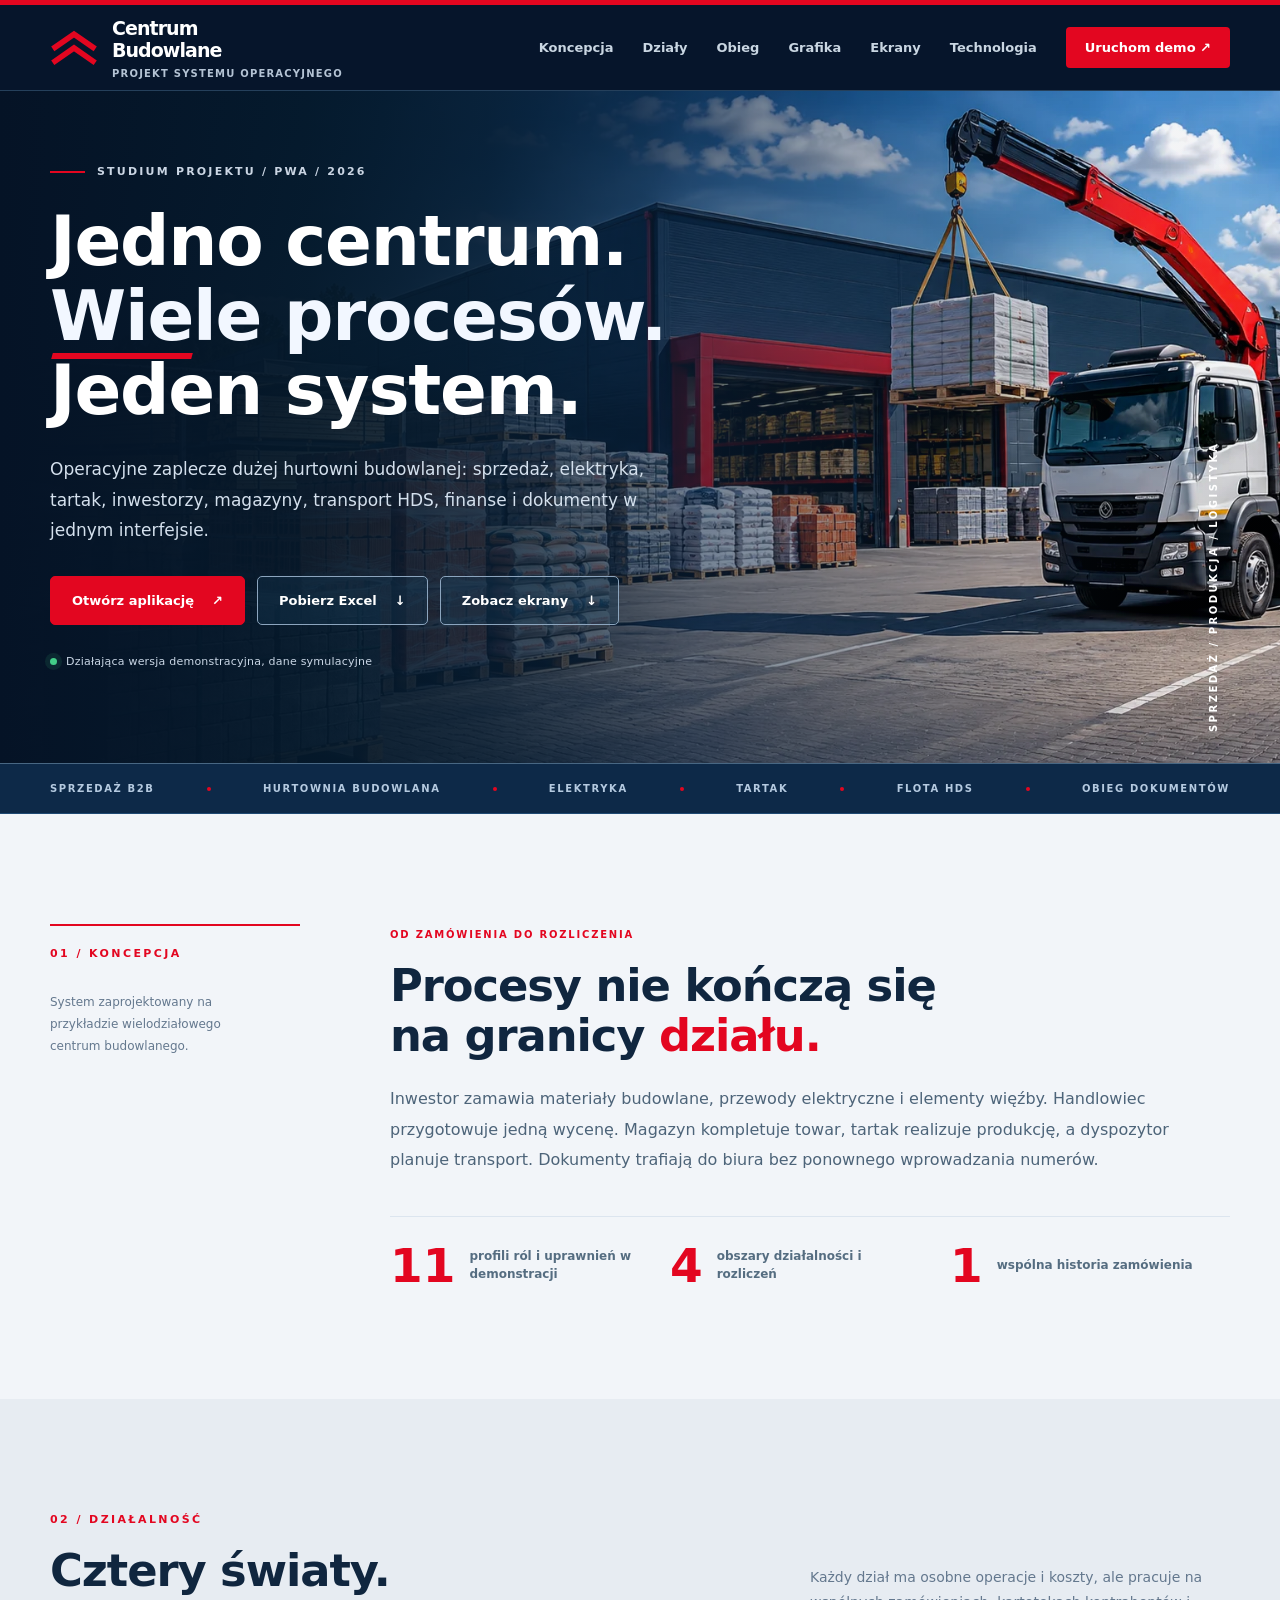
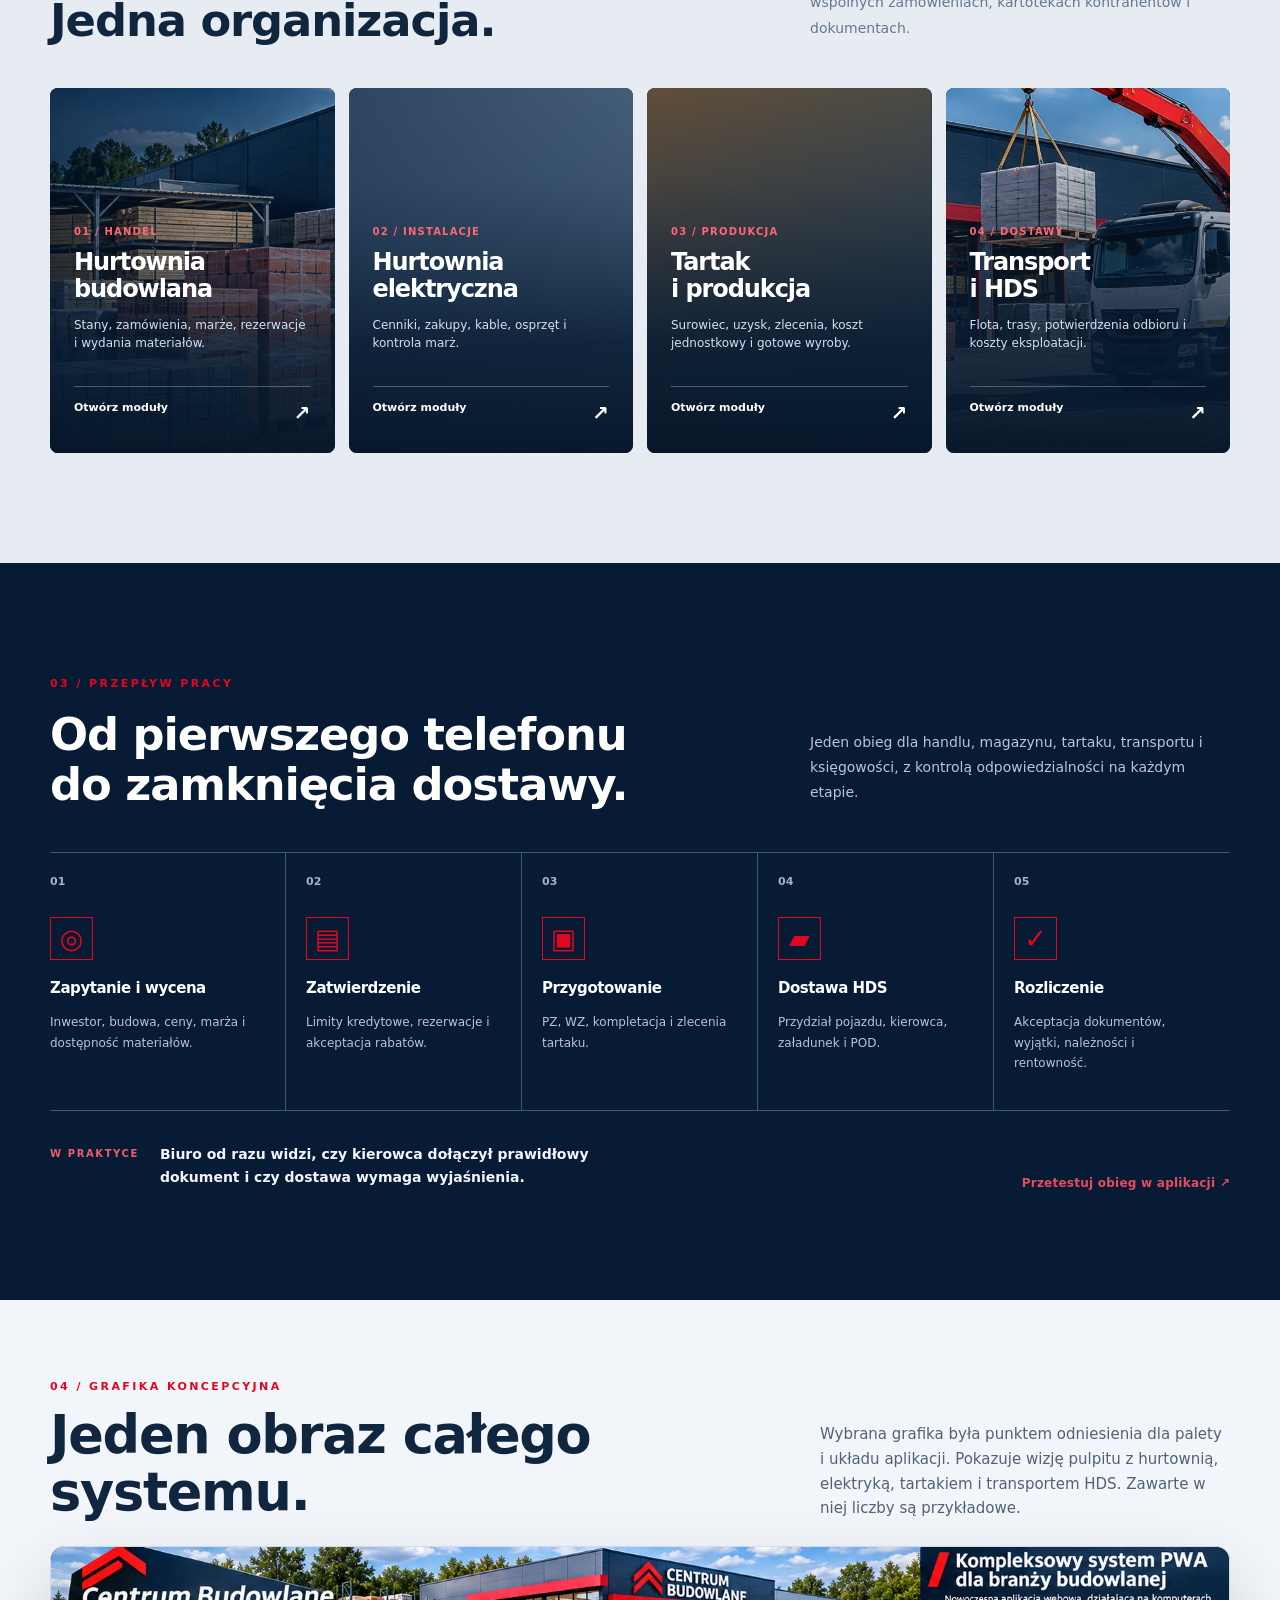
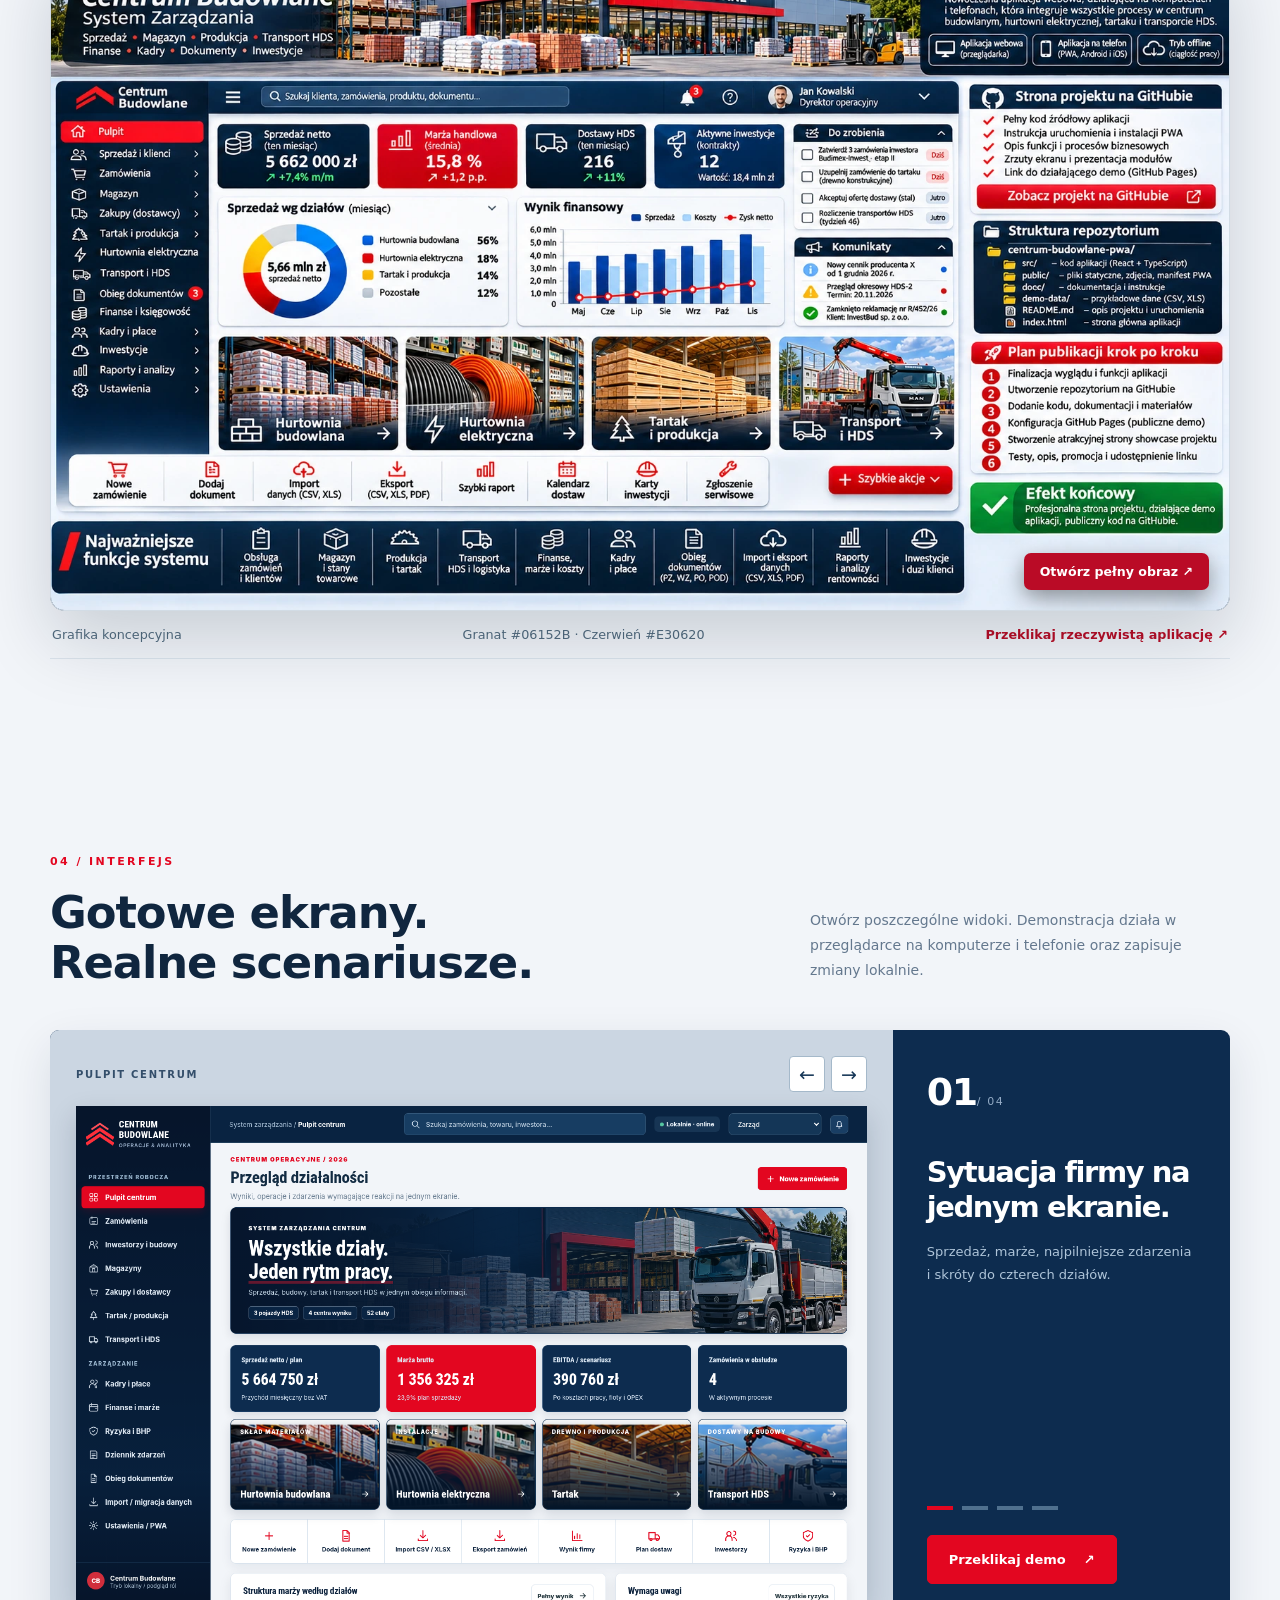
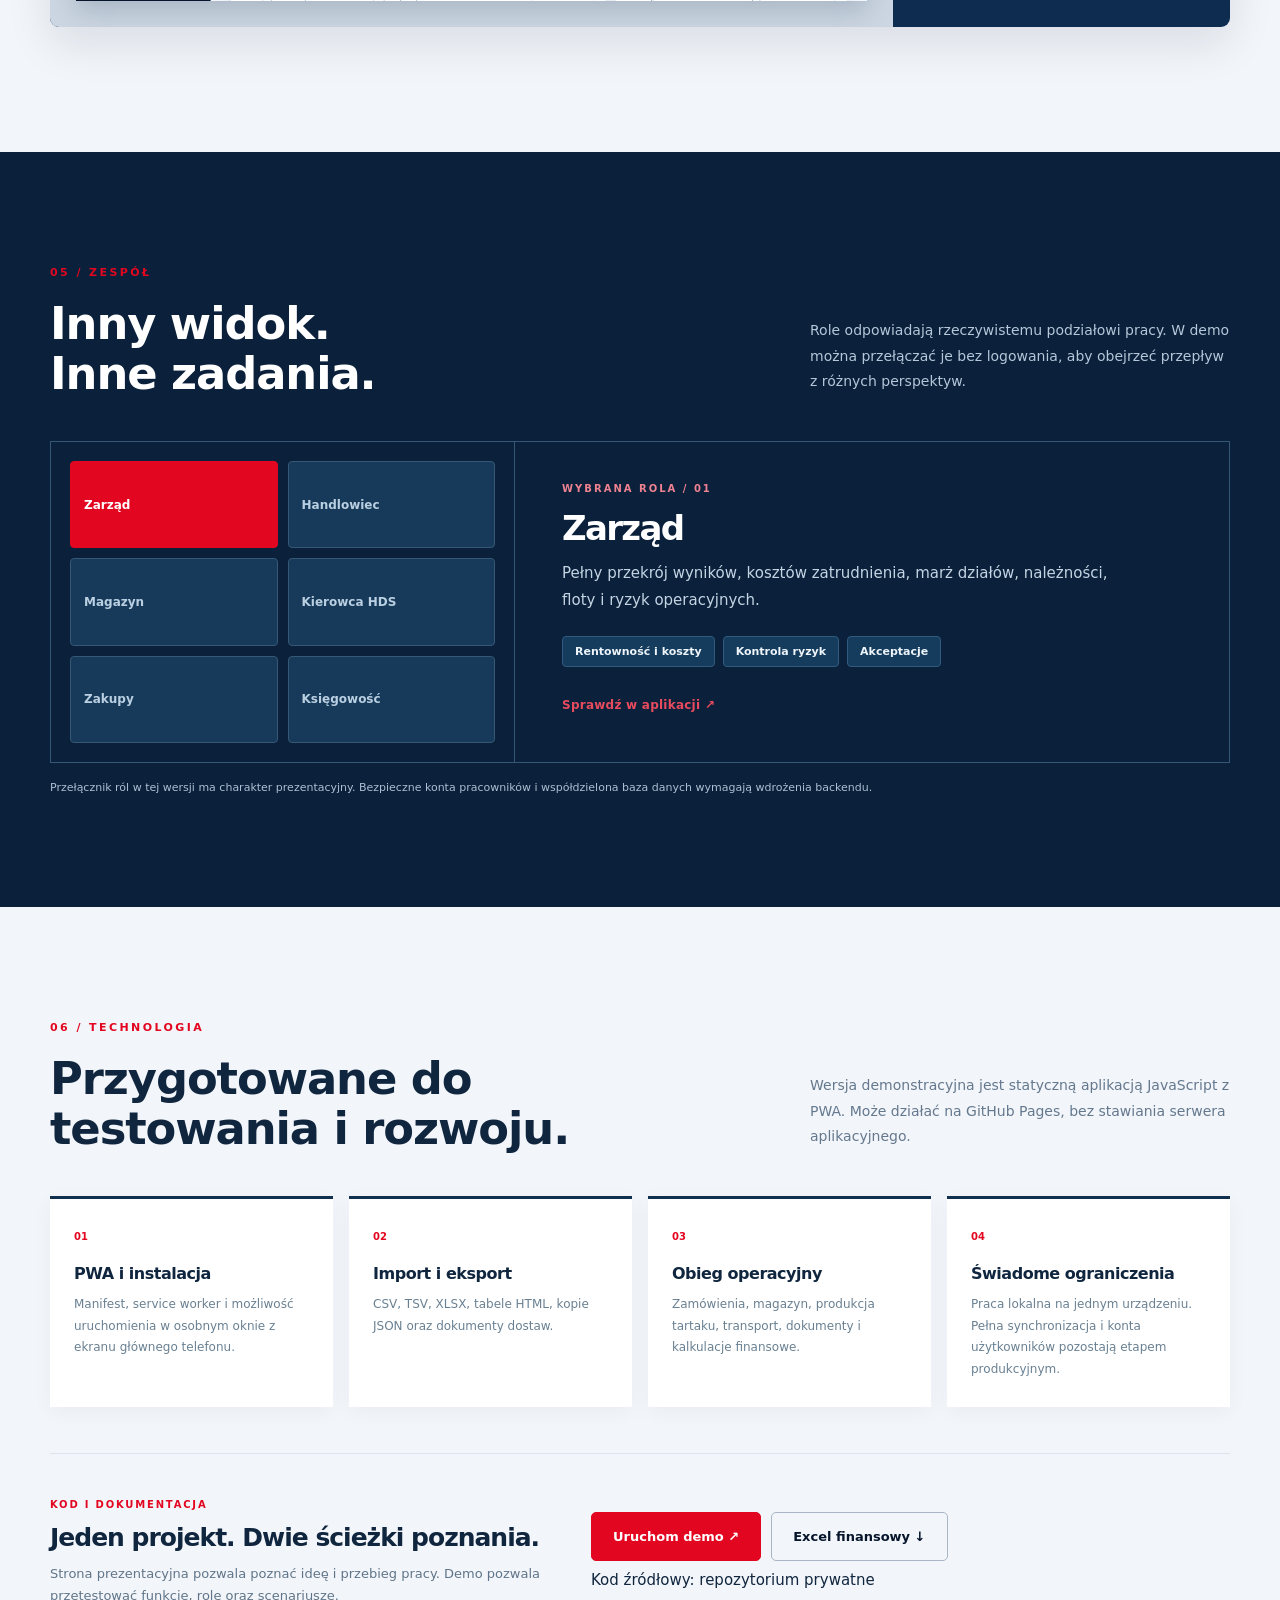
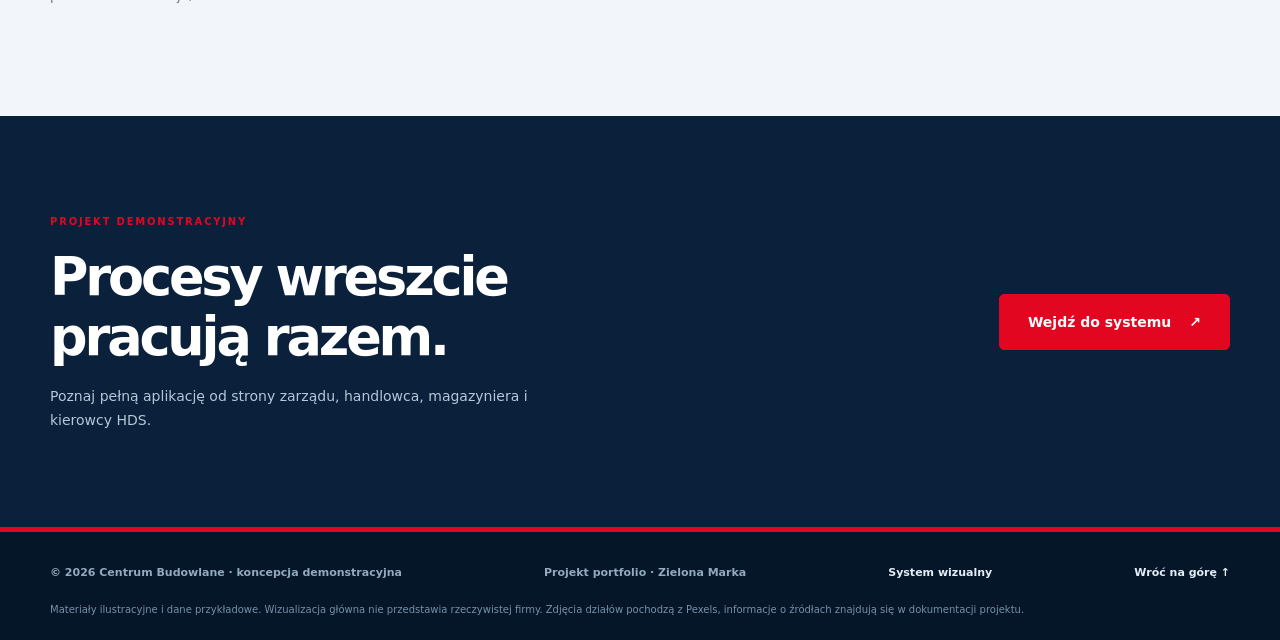
<file: index.html>
<!doctype html>
<html lang="pl">
<head>
  <meta charset="utf-8" />
  <meta name="viewport" content="width=device-width,initial-scale=1,viewport-fit=cover" />
  <meta name="theme-color" content="#06182d" />
  <meta name="description" content="Centrum Budowlane: prezentacja demonstracyjnej aplikacji PWA do zarządzania sprzedażą, hurtownią, tartakiem, transportem HDS i obiegiem dokumentów." />
  <meta property="og:title" content="Centrum Budowlane | Operacje" />
  <meta property="og:description" content="Zintegrowany system operacyjny dla centrum budowlanego. Zobacz moduły i uruchom interaktywne demo PWA." />
  <meta property="og:type" content="website" />
  <meta property="og:image" content="./hero-centrum.webp" />
  <title>Centrum Budowlane | Studium projektu PWA</title>
  <link rel="icon" href="./app/assets/icon-192.png" sizes="192x192" />
  <link rel="stylesheet" href="./showcase.css" />
  <link rel="stylesheet" href="./design-system/tokens.css" />
  <link rel="stylesheet" href="./showcase-visual.css" />
</head>
<body>
 <div class="topline"></div>
 <header class="sitehead" id="top">
   <a class="logo" href="#top" aria-label="Centrum Budowlane, początek strony"><span class="roofmark"><svg viewBox="0 0 52 43" aria-hidden="true"><path d="M3 23 26 7 49 23M3 38 26 22 49 38" fill="none" stroke="currentColor" stroke-width="6"/></svg></span><span>Centrum <strong>Budowlane</strong><small>Projekt systemu operacyjnego</small></span></a>
   <button class="hamburger" id="menu-btn" aria-label="Otwórz menu" aria-expanded="false">☰</button>
   <nav class="nav" id="nav" aria-label="Nawigacja główna"><a href="#idea">Koncepcja</a><a href="#dzialy">Działy</a><a href="#obieg">Obieg</a><a href="#grafika">Grafika</a><a href="#widoki">Ekrany</a><a href="#technologia">Technologia</a><a href="./app/" class="nav-cta">Uruchom demo <span aria-hidden="true">↗</span></a></nav>
 </header>
 <main>
  <section class="hero">
   <div class="hero-photo" role="img" aria-label="Fotorealistyczna wizualizacja składu budowlanego i transportu HDS"></div>
   <div class="hero-shade"></div>
   <div class="hero-inner wrap">
     <div class="hero-content"><div class="flag"><span class="flag-line"></span> Studium projektu / PWA / 2026</div>
     <h1>Jedno centrum.<br><span>Wiele procesów.</span><br>Jeden system.</h1>
     <p>Operacyjne zaplecze dużej hurtowni budowlanej: sprzedaż, elektryka, tartak, inwestorzy, magazyny, transport HDS, finanse i dokumenty w jednym interfejsie.</p>
     <div class="hero-actions"><a href="./app/" class="btn primary">Otwórz aplikację <span aria-hidden="true">↗</span></a><a class="btn secondary" href="./downloads/Centrum_Budowlane_Model_Finansowy_2026.xlsx" download>Pobierz Excel <span aria-hidden="true">↓</span></a><a class="btn secondary" href="#widoki">Zobacz ekrany <span aria-hidden="true">↓</span></a></div>
     <div class="hero-note"><span class="indicator"></span> Działająca wersja demonstracyjna, dane symulacyjne</div>
     </div>
   </div>
   <div class="hero-side-label">SPRZEDAŻ / PRODUKCJA / LOGISTYKA</div>
  </section>
  <div class="feature-strip"><div class="wrap strip-inner"><span>SPRZEDAŻ B2B</span><i></i><span>HURTOWNIA BUDOWLANA</span><i></i><span>ELEKTRYKA</span><i></i><span>TARTAK</span><i></i><span>FLOTA HDS</span><i></i><span>OBIEG DOKUMENTÓW</span></div></div>

  <section id="idea" class="section intro wrap">
   <div class="section-side"><span class="section-num">01 / KONCEPCJA</span><p>System zaprojektowany na przykładzie wielodziałowego centrum budowlanego.</p></div>
   <div class="intro-main"><span class="eyebrow">Od zamówienia do rozliczenia</span><h2>Procesy nie kończą się<br>na granicy <em>działu.</em></h2><p>Inwestor zamawia materiały budowlane, przewody elektryczne i elementy więźby. Handlowiec przygotowuje jedną wycenę. Magazyn kompletuje towar, tartak realizuje produkcję, a dyspozytor planuje transport. Dokumenty trafiają do biura bez ponownego wprowadzania numerów.</p><div class="intro-lines"><div><strong>11</strong><span>profili ról i uprawnień w demonstracji</span></div><div><strong>4</strong><span>obszary działalności i rozliczeń</span></div><div><strong>1</strong><span>wspólna historia zamówienia</span></div></div></div>
  </section>

  <section id="dzialy" class="section departments">
   <div class="wrap"><div class="section-head"><div><span class="section-num">02 / DZIAŁALNOŚĆ</span><h2>Cztery światy.<br>Jedna organizacja.</h2></div><p>Każdy dział ma osobne operacje i koszty, ale pracuje na wspólnych zamówieniach, kartotekach kontrahentów i dokumentach.</p></div>
    <div class="department-grid">
      <a href="./app/" class="department-card construction"><div class="dept-photo"></div><div class="dept-content"><span class="dept-index">01 / HANDEL</span><h3>Hurtownia<br>budowlana</h3><p>Stany, zamówienia, marże, rezerwacje i wydania materiałów.</p><span class="dept-arrow">Otwórz moduły <span>↗</span></span></div></a>
      <a href="./app/" class="department-card electric"><div class="dept-photo"></div><div class="dept-content"><span class="dept-index">02 / INSTALACJE</span><h3>Hurtownia<br>elektryczna</h3><p>Cenniki, zakupy, kable, osprzęt i kontrola marż.</p><span class="dept-arrow">Otwórz moduły <span>↗</span></span></div></a>
      <a href="./app/" class="department-card sawmill"><div class="dept-photo"></div><div class="dept-content"><span class="dept-index">03 / PRODUKCJA</span><h3>Tartak<br>i produkcja</h3><p>Surowiec, uzysk, zlecenia, koszt jednostkowy i gotowe wyroby.</p><span class="dept-arrow">Otwórz moduły <span>↗</span></span></div></a>
      <a href="./app/" class="department-card transport"><div class="dept-photo"></div><div class="dept-content"><span class="dept-index">04 / DOSTAWY</span><h3>Transport<br>i HDS</h3><p>Flota, trasy, potwierdzenia odbioru i koszty eksploatacji.</p><span class="dept-arrow">Otwórz moduły <span>↗</span></span></div></a>
    </div>
   </div>
  </section>

  <section id="obieg" class="section process-section"><div class="wrap"><div class="section-head light"><div><span class="section-num">03 / PRZEPŁYW PRACY</span><h2>Od pierwszego telefonu<br>do zamknięcia dostawy.</h2></div><p>Jeden obieg dla handlu, magazynu, tartaku, transportu i księgowości, z kontrolą odpowiedzialności na każdym etapie.</p></div>
   <div class="process-rail">
    <div class="process-item"><span class="process-n">01</span><span class="process-icon">◎</span><h3>Zapytanie i wycena</h3><p>Inwestor, budowa, ceny, marża i dostępność materiałów.</p></div>
    <div class="process-item"><span class="process-n">02</span><span class="process-icon">▤</span><h3>Zatwierdzenie</h3><p>Limity kredytowe, rezerwacje i akceptacja rabatów.</p></div>
    <div class="process-item"><span class="process-n">03</span><span class="process-icon">▣</span><h3>Przygotowanie</h3><p>PZ, WZ, kompletacja i zlecenia tartaku.</p></div>
    <div class="process-item"><span class="process-n">04</span><span class="process-icon">▰</span><h3>Dostawa HDS</h3><p>Przydział pojazdu, kierowca, załadunek i POD.</p></div>
    <div class="process-item"><span class="process-n">05</span><span class="process-icon">✓</span><h3>Rozliczenie</h3><p>Akceptacja dokumentów, wyjątki, należności i rentowność.</p></div>
   </div>
   <div class="process-bottom"><div class="process-callout"><span>W praktyce</span><strong>Biuro od razu widzi, czy kierowca dołączył prawidłowy dokument i czy dostawa wymaga wyjaśnienia.</strong></div><a class="text-link" href="./app/">Przetestuj obieg w aplikacji <span>↗</span></a></div>
  </div></section>

  <section id="grafika" class="section reference-showcase wrap" aria-labelledby="reference-title">
   <div class="reference-heading"><div><span class="section-num">04 / GRAFIKA KONCEPCYJNA</span><h2 id="reference-title">Jeden obraz całego systemu.</h2></div><p>Wybrana grafika była punktem odniesienia dla palety i układu aplikacji. Pokazuje wizję pulpitu z hurtownią, elektryką, tartakiem i transportem HDS. Zawarte w niej liczby są przykładowe.</p></div>
   <a class="reference-image-link" href="./screens/Centrum_Budowlane_Grafika_Referencyjna.webp" target="_blank" rel="noopener noreferrer" aria-label="Otwórz pełną grafikę koncepcyjną Centrum Budowlanego">
    <img src="./screens/Centrum_Budowlane_Grafika_Referencyjna.webp" alt="Grafika koncepcyjna Centrum Budowlane w granacie i czerwieni: hurtownia budowlana, elektryczna, tartak, transport HDS i pulpit z KPI" loading="lazy" />
    <span class="reference-image-zoom">Otwórz pełny obraz ↗</span>
   </a>
   <div class="reference-foot"><span>Grafika koncepcyjna</span><span>Granat #06152B · Czerwień #E30620</span><a href="./app/">Przeklikaj rzeczywistą aplikację ↗</a></div>
  </section>

  <section id="widoki" class="section screens wrap"><div class="section-head"><div><span class="section-num">04 / INTERFEJS</span><h2>Gotowe ekrany.<br>Realne scenariusze.</h2></div><p>Otwórz poszczególne widoki. Demonstracja działa w przeglądarce na komputerze i telefonie oraz zapisuje zmiany lokalnie.</p></div>
    <div class="gallery"><div class="gallery-main"><div class="gallery-top"><span class="gallery-type" id="gallery-type">PULPIT CENTRUM</span><div class="gallery-controls"><button id="gallery-prev" aria-label="Poprzedni ekran">←</button><button id="gallery-next" aria-label="Następny ekran">→</button></div></div><a id="gallery-link" href="./app/" title="Uruchom demonstrację"><img id="gallery-img" src="./screens/Centrum_Budowlane_Dashboard_Desktop.png" alt="Zrzut ekranu: pulpit centrum budowlanego"/></a></div><div class="gallery-aside"><div class="gallery-indicator"><span id="gallery-number">01</span><span>/ 04</span></div><h3 id="gallery-title">Sytuacja firmy na jednym ekranie.</h3><p id="gallery-copy">Sprzedaż, marże, najpilniejsze zdarzenia i skróty do czterech działów.</p><div class="gallery-dots"><button class="gdot selected" data-screen="0" aria-label="Widok: pulpit"></button><button class="gdot" data-screen="1" aria-label="Widok: obieg dokumentów"></button><button class="gdot" data-screen="2" aria-label="Widok: kompletność zamówień"></button><button class="gdot" data-screen="3" aria-label="Widok mobilny"></button></div><a href="./app/" class="btn primary">Przeklikaj demo <span>↗</span></a></div></div>
  </section>

  <section class="section roles-section"><div class="wrap"><div class="section-head light"><div><span class="section-num">05 / ZESPÓŁ</span><h2>Inny widok.<br>Inne zadania.</h2></div><p>Role odpowiadają rzeczywistemu podziałowi pracy. W demo można przełączać je bez logowania, aby obejrzeć przepływ z różnych perspektyw.</p></div>
   <div class="roles-shell"><div class="role-buttons" id="role-buttons" role="tablist" aria-label="Wybór roli"><button role="tab" aria-selected="true" data-role="zarzad">Zarząd</button><button role="tab" aria-selected="false" data-role="handlowiec">Handlowiec</button><button role="tab" aria-selected="false" data-role="magazyn">Magazyn</button><button role="tab" aria-selected="false" data-role="kierowca">Kierowca HDS</button><button role="tab" aria-selected="false" data-role="zakupy">Zakupy</button><button role="tab" aria-selected="false" data-role="ksiegowosc">Księgowość</button></div>
   <div class="role-detail" id="role-detail"><span class="role-kicker">WYBRANA ROLA / 01</span><h3>Zarząd</h3><p>Pełny przekrój wyników, kosztów zatrudnienia, marż działów, należności, floty i ryzyk operacyjnych.</p><div class="role-points"><span>Rentowność i koszty</span><span>Kontrola ryzyk</span><span>Akceptacje</span></div><a href="./app/" class="text-link">Sprawdź w aplikacji ↗</a></div></div>
   <p class="footnote inverse">Przełącznik ról w tej wersji ma charakter prezentacyjny. Bezpieczne konta pracowników i współdzielona baza danych wymagają wdrożenia backendu.</p>
  </div></section>

  <section id="technologia" class="section technology wrap"><div class="section-head"><div><span class="section-num">06 / TECHNOLOGIA</span><h2>Przygotowane do<br>testowania i rozwoju.</h2></div><p>Wersja demonstracyjna jest statyczną aplikacją JavaScript z PWA. Może działać na GitHub Pages, bez stawiania serwera aplikacyjnego.</p></div>
  <div class="tech-grid"><div><span class="tech-n">01</span><h3>PWA i instalacja</h3><p>Manifest, service worker i możliwość uruchomienia w osobnym oknie z ekranu głównego telefonu.</p></div><div><span class="tech-n">02</span><h3>Import i eksport</h3><p>CSV, TSV, XLSX, tabele HTML, kopie JSON oraz dokumenty dostaw.</p></div><div><span class="tech-n">03</span><h3>Obieg operacyjny</h3><p>Zamówienia, magazyn, produkcja tartaku, transport, dokumenty i kalkulacje finansowe.</p></div><div><span class="tech-n">04</span><h3>Świadome ograniczenia</h3><p>Praca lokalna na jednym urządzeniu. Pełna synchronizacja i konta użytkowników pozostają etapem produkcyjnym.</p></div></div>
  <div class="code-row"><div><span class="eyebrow">KOD I DOKUMENTACJA</span><h3>Jeden projekt. Dwie ścieżki poznania.</h3><p>Strona prezentacyjna pozwala poznać ideę i przebieg pracy. Demo pozwala przetestować funkcje, role oraz scenariusze.</p></div><div class="code-actions"><a class="btn primary" href="./app/">Uruchom demo ↗</a><a class="btn outline" href="./downloads/Centrum_Budowlane_Model_Finansowy_2026.xlsx" download>Excel finansowy ↓</a><span class="source-note" title="Repozytorium GitHub jest obecnie prywatne">Kod źródłowy: repozytorium prywatne</span></div></div>
  </section>

  <section class="endcap"><div class="wrap endcap-inner"><div><span class="eyebrow">PROJEKT DEMONSTRACYJNY</span><h2>Procesy wreszcie<br>pracują razem.</h2><p>Poznaj pełną aplikację od strony zarządu, handlowca, magazyniera i kierowcy HDS.</p></div><a href="./app/" class="btn primary large">Wejdź do systemu <span>↗</span></a></div></section>
 </main>
 <footer class="footer"><div class="wrap footrow"><span>© 2026 Centrum Budowlane · koncepcja demonstracyjna</span><span>Projekt portfolio · Zielona Marka</span><a href="./design-system/">System wizualny</a><a href="#top">Wróć na górę ↑</a></div><p class="wrap smallprint">Materiały ilustracyjne i dane przykładowe. Wizualizacja główna nie przedstawia rzeczywistej firmy. Zdjęcia działów pochodzą z Pexels, informacje o źródłach znajdują się w dokumentacji projektu.</p></footer>
 <script src="./showcase.js" defer></script>
</body>
</html>
</file>
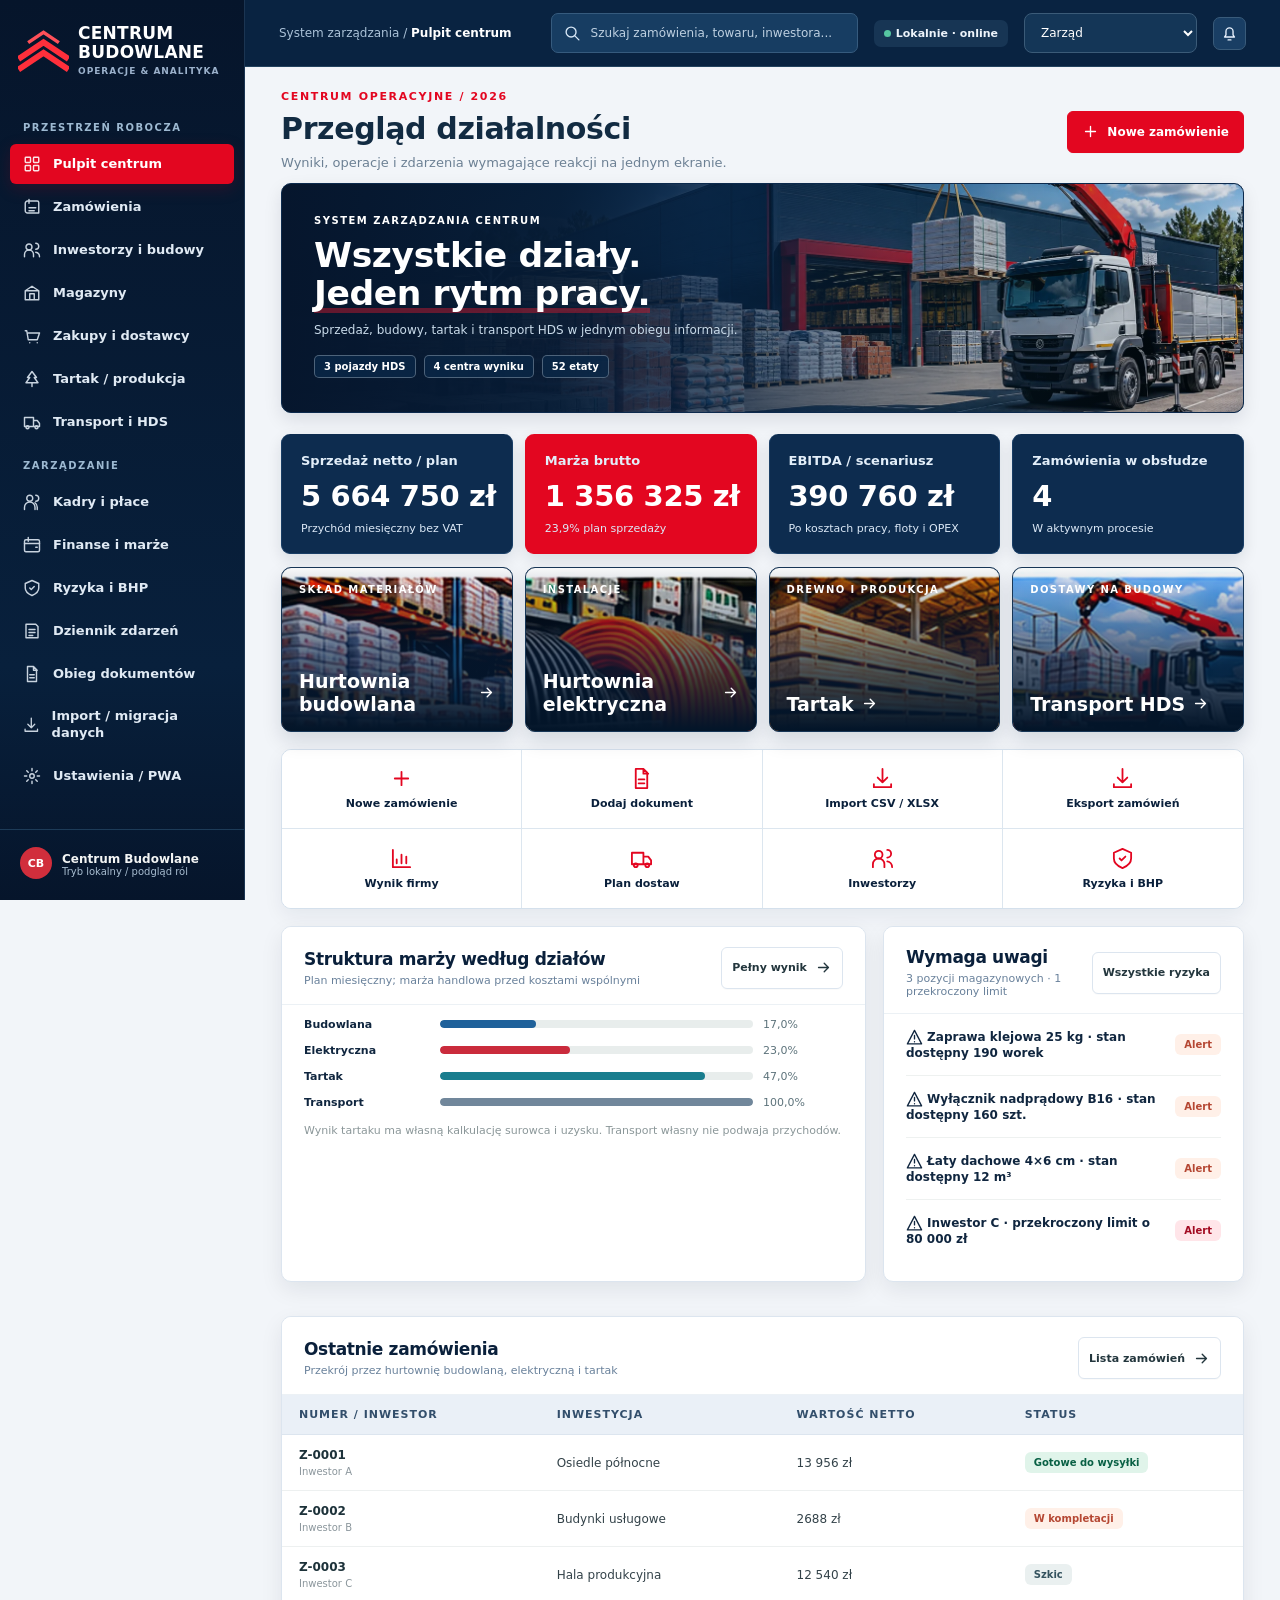
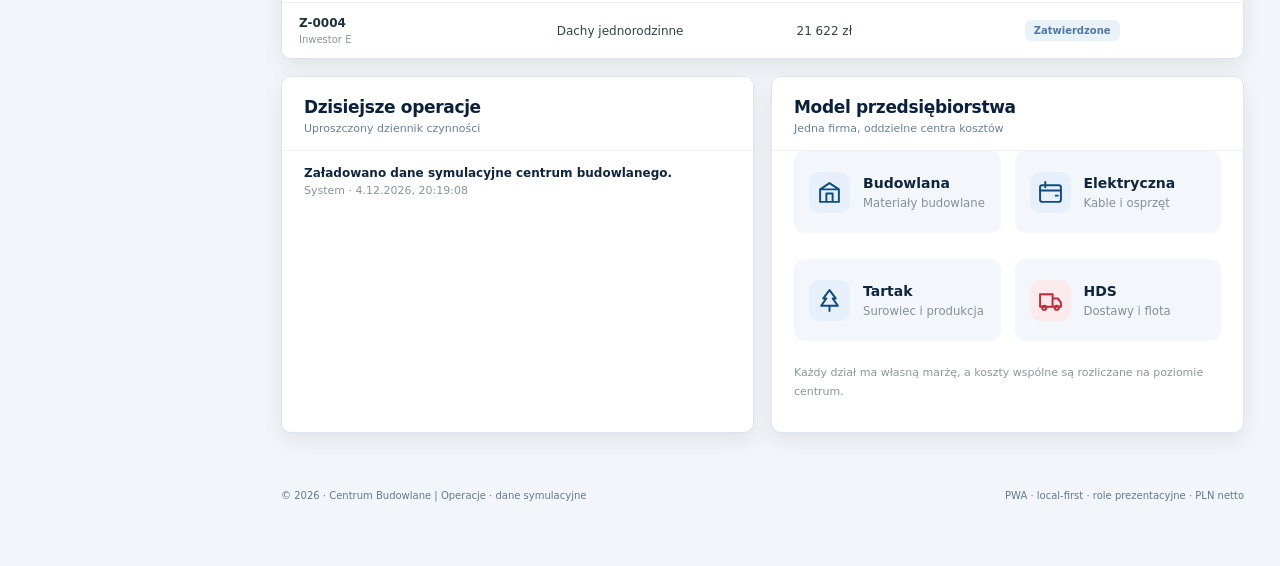
<file: app/index.html>
<!doctype html>
<html lang="pl">
<head>
  <meta charset="utf-8" />
  <meta name="viewport" content="width=device-width,initial-scale=1,viewport-fit=cover" />
  <meta name="theme-color" content="#06152b" />
  <meta name="description" content="Centrum Budowlane. Zarządzanie sprzedażą, magazynem, tartakiem, transportem HDS i finansami." />
  <link rel="manifest" href="./manifest.webmanifest" />
  <link rel="icon" type="image/png" sizes="192x192" href="./assets/icon-192.png" />
  <link rel="apple-touch-icon" href="./assets/icon-192.png" />
  <title>Centrum Budowlane | Operacje</title>
  <link rel="stylesheet" href="./styles.css" />
  <link rel="stylesheet" href="../design-system/tokens.css" />
  <link rel="stylesheet" href="./visual-system.css" />
</head>
<body>
  <div id="app"></div>
  <script src="./app.js" type="module"></script>
</body>
</html>
</file>
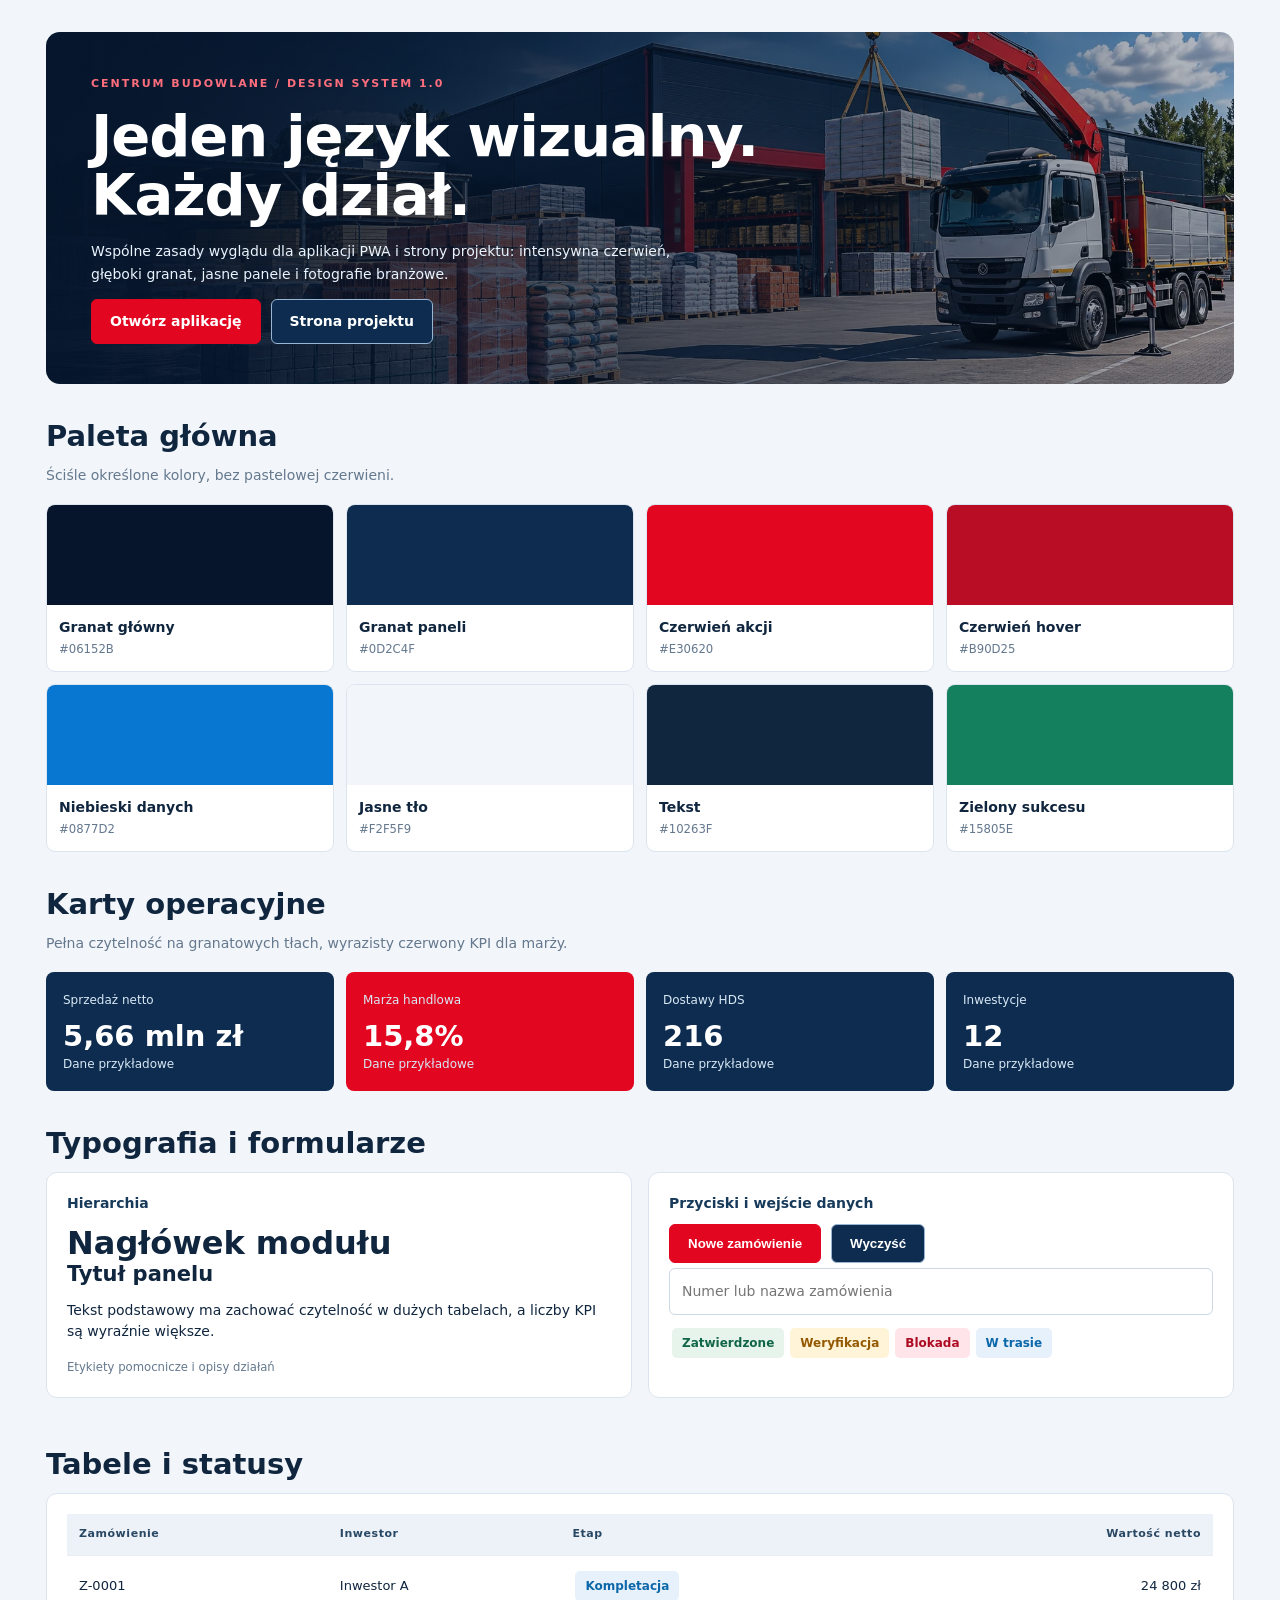
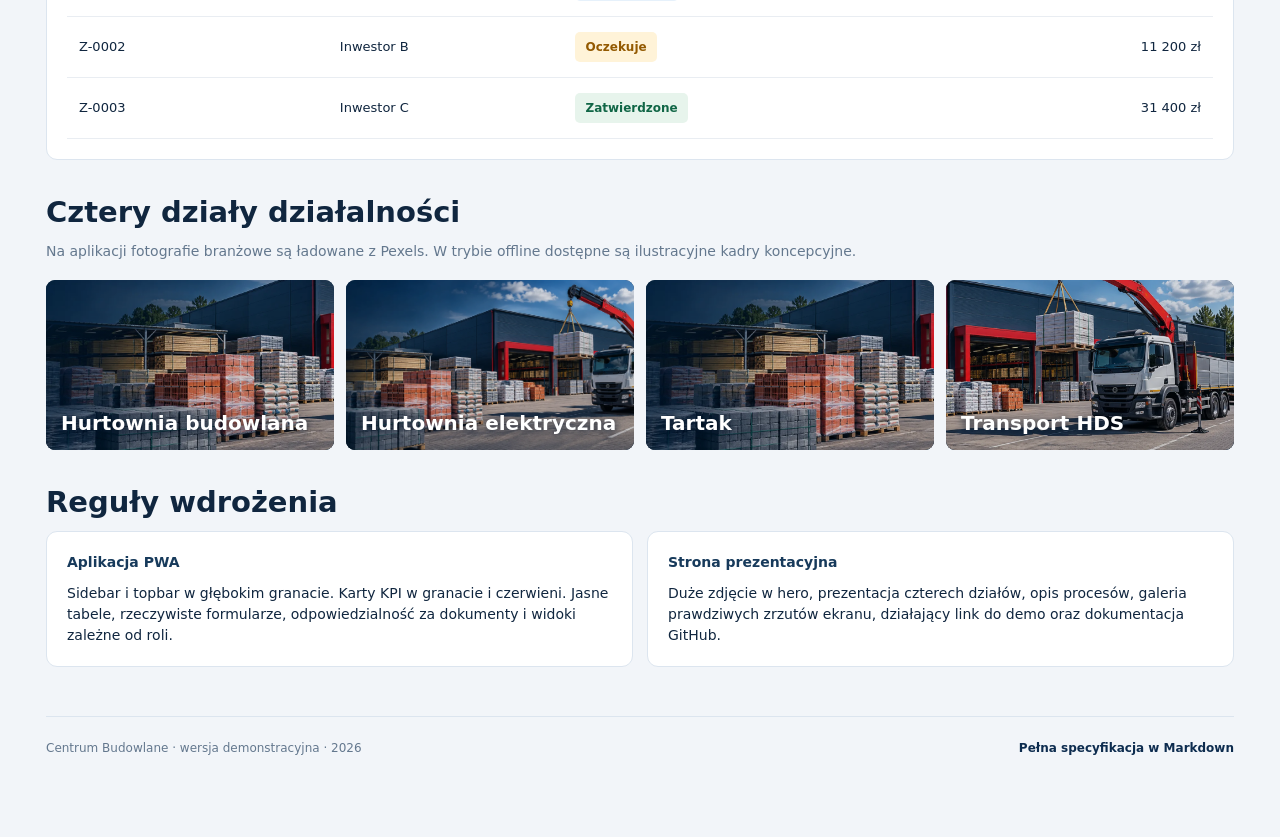
<file: design-system/index.html>
<!doctype html><html lang="pl"><head><meta charset="utf-8"><meta name="viewport" content="width=device-width,initial-scale=1"><title>System wizualny | Centrum Budowlane</title><link rel="stylesheet" href="./tokens.css"><style>
*{box-sizing:border-box}body{margin:0;background:var(--cb-canvas);font:14px/1.5 var(--cb-font-ui);color:var(--cb-ink)}a{color:inherit;text-decoration:none}.shell{max-width:1240px;margin:auto;padding:32px 26px 80px}.hero{background:linear-gradient(90deg,#06152be8,#06152b9c 65%,#06152b44),url('../hero-centrum.webp') center/cover;border-radius:14px;color:white;padding:40px 45px;min-height:290px;display:flex;flex-direction:column;justify-content:space-between}.eyebrow{color:#ff6e7d;font-size:11px;letter-spacing:.18em;font-weight:800}.hero h1{font:800 clamp(36px,4.5vw,58px)/1.02 var(--cb-font-display);letter-spacing:-.02em;margin:15px 0}.hero p{max-width:600px;color:#e9f4ff;line-height:1.6}.btns{display:flex;gap:10px;flex-wrap:wrap}.btn{border:1px solid #99b5d4;border-radius:6px;padding:11px 18px;font-weight:800;background:#fff;color:#0b2542;display:inline-flex;gap:9px;align-items:center}.btn.red{background:var(--cb-red-600);border-color:var(--cb-red-600);color:white}.btn.navy{background:var(--cb-navy-800);color:white}.btn:hover{filter:brightness(.92)}.section{margin-top:35px}.section h2{font:800 29px var(--cb-font-display);margin:0 0 12px}.section>p{color:var(--cb-muted);margin:0 0 18px}.colors{display:grid;grid-template-columns:repeat(4,minmax(0,1fr));gap:12px}.swatch{background:#fff;border:1px solid var(--cb-border);border-radius:9px;overflow:hidden}.tone{height:100px}.swatch p{margin:12px;font-weight:700}.swatch small{color:var(--cb-muted);font-weight:500}.panel{padding:20px;border:1px solid var(--cb-border);border-radius:11px;background:#fff;margin-bottom:14px}.grid{display:grid;grid-template-columns:repeat(4,minmax(0,1fr));gap:12px}.kpi{padding:17px;border-radius:8px;background:var(--cb-navy-800);color:white}.kpi.red{background:var(--cb-red-600)}.kpi small{color:#d8e8f5;font-size:12px}.kpi strong{display:block;font:800 29px var(--cb-font-display);margin-top:9px}.cols{display:grid;grid-template-columns:1fr 1fr;gap:16px}.label{font-weight:800;margin:0 0 10px;color:#173a5b}.chip{display:inline-flex;padding:6px 10px;border-radius:5px;background:#e7f4ec;color:#106646;font-weight:700;font-size:12px;margin:3px}.chip.red{background:#ffe5ea;color:#ac0a21}.chip.blue{background:#e6f1fb;color:#0b67a9}.chip.warn{background:#fff3d8;color:#935900}.field{border:1px solid #cbd8e5;border-radius:6px;padding:12px;width:100%;font:inherit;margin:5px 0 10px}table{width:100%;border-collapse:collapse;font-size:13px}th,td{padding:12px;text-align:left;border-bottom:1px solid #e9edf2}th{background:#edf2f8;color:#284763;font-size:11px;letter-spacing:.05em}td:last-child{text-align:right}th:last-child{text-align:right}.components{display:grid;grid-template-columns:1fr 1fr;gap:14px}.photogrid{display:grid;grid-template-columns:repeat(4,1fr);gap:12px}.photo{position:relative;border-radius:9px;min-height:170px;overflow:hidden;display:flex;align-items:flex-end;color:#fff;background:#0b2645}.photo:before{content:'';position:absolute;inset:0;background:linear-gradient(0deg,#041425e8,#0a223b1c)}.photo img{position:absolute;inset:0;width:100%;height:100%;object-fit:cover;opacity:.85}.photo strong{position:relative;padding:15px;font:800 20px var(--cb-font-display);text-shadow:0 2px 8px #06152b}.footer{margin-top:35px;border-top:1px solid var(--cb-border);padding-top:22px;display:flex;justify-content:space-between;gap:12px;color:var(--cb-muted);font-size:12px}.footer a{font-weight:800;color:var(--cb-navy-800)}
@media(max-width:900px){.colors,.grid,.photogrid{grid-template-columns:repeat(2,1fr)}.components,.cols{grid-template-columns:1fr}}@media(max-width:520px){.shell{padding:15px 12px 40px}.hero{padding:24px;min-height:270px}.colors{grid-template-columns:repeat(2,1fr)}.grid{grid-template-columns:repeat(2,1fr)}.kpi{padding:12px}.kpi strong{font-size:22px}.photogrid{grid-template-columns:1fr 1fr}.photo{min-height:120px}.photo strong{font-size:15px}.footer{flex-direction:column}}
</style></head><body><main class="shell"><header class="hero"><div><span class="eyebrow">CENTRUM BUDOWLANE / DESIGN SYSTEM 1.0</span><h1>Jeden język wizualny.<br>Każdy dział.</h1><p>Wspólne zasady wyglądu dla aplikacji PWA i strony projektu: intensywna czerwień, głęboki granat, jasne panele i fotografie branżowe.</p></div><div class="btns"><a href="../app/" class="btn red">Otwórz aplikację</a><a href="../" class="btn navy">Strona projektu</a></div></header>
<section class="section"><h2>Paleta główna</h2><p>Ściśle określone kolory, bez pastelowej czerwieni.</p><div class="colors">
<div class="swatch"><div class="tone" style="background:#06152B"></div><p>Granat główny<br><small>#06152B</small></p></div><div class="swatch"><div class="tone" style="background:#0D2C4F"></div><p>Granat paneli<br><small>#0D2C4F</small></p></div><div class="swatch"><div class="tone" style="background:#E30620"></div><p>Czerwień akcji<br><small>#E30620</small></p></div><div class="swatch"><div class="tone" style="background:#B90D25"></div><p>Czerwień hover<br><small>#B90D25</small></p></div><div class="swatch"><div class="tone" style="background:#0877D2"></div><p>Niebieski danych<br><small>#0877D2</small></p></div><div class="swatch"><div class="tone" style="background:#F2F5F9"></div><p>Jasne tło<br><small>#F2F5F9</small></p></div><div class="swatch"><div class="tone" style="background:#10263F"></div><p>Tekst<br><small>#10263F</small></p></div><div class="swatch"><div class="tone" style="background:#15805E"></div><p>Zielony sukcesu<br><small>#15805E</small></p></div></div></section><section class="section"><h2>Karty operacyjne</h2><p>Pełna czytelność na granatowych tłach, wyrazisty czerwony KPI dla marży.</p><div class="grid"><div class="kpi"><small>Sprzedaż netto</small><strong>5,66 mln zł</strong><small>Dane przykładowe</small></div><div class="kpi red"><small>Marża handlowa</small><strong>15,8%</strong><small>Dane przykładowe</small></div><div class="kpi"><small>Dostawy HDS</small><strong>216</strong><small>Dane przykładowe</small></div><div class="kpi"><small>Inwestycje</small><strong>12</strong><small>Dane przykładowe</small></div></div></section>
<section class="section"><h2>Typografia i formularze</h2><div class="cols"><div class="panel"><div class="label">Hierarchia</div><div style="font:800 32px var(--cb-font-display)">Nagłówek modułu</div><div style="font:800 21px var(--cb-font-display)">Tytuł panelu</div><p>Tekst podstawowy ma zachować czytelność w dużych tabelach, a liczby KPI są wyraźnie większe.</p><small style="color:var(--cb-muted)">Etykiety pomocnicze i opisy działań</small></div><div class="panel"><div class="label">Przyciski i wejście danych</div><div class="btns"><button class="btn red" type="button" onclick="document.querySelector('#sample').value='Zamówienie Z-0001'">Nowe zamówienie</button><button class="btn navy" type="button" onclick="document.querySelector('#sample').value=''">Wyczyść</button></div><input id="sample" class="field" aria-label="Przykładowe pole tekstowe" placeholder="Numer lub nazwa zamówienia"><div><span class="chip">Zatwierdzone</span><span class="chip warn">Weryfikacja</span><span class="chip red">Blokada</span><span class="chip blue">W trasie</span></div></div></div></section>
<section class="section"><h2>Tabele i statusy</h2><div class="panel" style="overflow:auto"><table><thead><tr><th>Zamówienie</th><th>Inwestor</th><th>Etap</th><th>Wartość netto</th></tr></thead><tbody><tr><td>Z-0001</td><td>Inwestor A</td><td><span class="chip blue">Kompletacja</span></td><td>24 800 zł</td></tr><tr><td>Z-0002</td><td>Inwestor B</td><td><span class="chip warn">Oczekuje</span></td><td>11 200 zł</td></tr><tr><td>Z-0003</td><td>Inwestor C</td><td><span class="chip">Zatwierdzone</span></td><td>31 400 zł</td></tr></tbody></table></div></section>
<section class="section"><h2>Cztery działy działalności</h2><p>Na aplikacji fotografie branżowe są ładowane z Pexels. W trybie offline dostępne są ilustracyjne kadry koncepcyjne.</p><div class="photogrid"><div class="photo"><img alt="Wizualizacja składu materiałów" src="../app/assets/hero-materials.webp"><strong>Hurtownia budowlana</strong></div><div class="photo"><img alt="Wizualizacja centrum budowlanego" src="../app/assets/hero-centrum.webp"><strong>Hurtownia elektryczna</strong></div><div class="photo"><img alt="Wizualizacja centrum budowlanego" src="../app/assets/hero-materials.webp"><strong>Tartak</strong></div><div class="photo"><img alt="Wizualizacja transportu HDS" src="../app/assets/hero-hds.webp"><strong>Transport HDS</strong></div></div></section>
<section class="section"><h2>Reguły wdrożenia</h2><div class="components"><div class="panel"><div class="label">Aplikacja PWA</div>Sidebar i topbar w głębokim granacie. Karty KPI w granacie i czerwieni. Jasne tabele, rzeczywiste formularze, odpowiedzialność za dokumenty i widoki zależne od roli.</div><div class="panel"><div class="label">Strona prezentacyjna</div>Duże zdjęcie w hero, prezentacja czterech działów, opis procesów, galeria prawdziwych zrzutów ekranu, działający link do demo oraz dokumentacja GitHub.</div></div></section><footer class="footer"><span>Centrum Budowlane · wersja demonstracyjna · 2026</span><a href="./SYSTEM_WIZUALNY.md">Pełna specyfikacja w Markdown</a></footer></main></body></html>
</file>
<file: showcase.css>
:root{--navy:#06182d;--navy2:#0e2946;--red:#cc142b;--red2:#a91025;--paper:#f3f5f7;--text:#122a3f;--muted:#617487;--line:#dce3e9;font-family:Inter,system-ui,Arial,sans-serif;font-size:15px;color:var(--text)}
*,*:before,*:after{box-sizing:border-box}html{scroll-behavior:smooth}body{margin:0;background:var(--paper)}h1,h2,h3,p{margin-top:0}a{text-decoration:none;color:inherit}button{font:inherit;cursor:pointer}a:focus-visible,button:focus-visible{outline:3px solid #e83546;outline-offset:4px}img{max-width:100%}.wrap{width:min(1340px,calc(100% - 100px));margin:0 auto}.topline{height:5px;background:var(--red)}
.sitehead{height:86px;background:#07182d;color:#fff;display:flex;align-items:center;justify-content:space-between;padding:0 max(50px,calc((100vw - 1340px)/2));border-bottom:1px solid #25405b;position:relative;z-index:10}
.logo{display:flex;align-items:center;gap:14px;color:#fff;line-height:1.02;font:800 19px Inter,system-ui,sans-serif;letter-spacing:-.05em}.logo strong{display:block;color:#fff}.logo small{display:block;color:#b4c3d4;font:600 10px Inter,system-ui,Arial,sans-serif;letter-spacing:.12em;text-transform:uppercase;margin-top:7px}.roofmark{width:48px;color:var(--red)}.roofmark svg{width:48px;height:43px;display:block}.nav{display:flex;align-items:center;gap:29px;font-size:13px;font-weight:700;color:#c9d6e2}.nav a:hover{color:#fff}.nav .nav-cta{background:var(--red);color:#fff;padding:13px 19px;border-radius:4px}.nav-cta:hover{background:var(--red2)}.hamburger{display:none;background:transparent;border:1px solid #455f79;color:#fff;border-radius:7px;padding:8px 12px}
.hero{position:relative;min-height:672px;background:#06172b;color:#fff;overflow:hidden}.hero-photo{position:absolute;inset:0;background-image:url('./hero-centrum.webp');background-position:center 55%;background-size:cover;filter:saturate(1.08) contrast(1.05)}.hero-shade{position:absolute;inset:0;background:linear-gradient(90deg,#051326ff 0%,#05192bf2 24%,#071d32db 38%,#0b254295 54%,#0a1c360c 90%)}.hero-inner{position:relative;min-height:672px;display:flex;align-items:center;padding:65px 0 86px}.hero-content{max-width:730px}.flag{display:flex;align-items:center;gap:12px;text-transform:uppercase;font-weight:800;font-size:11px;letter-spacing:.2em;color:#cbd6e4}.flag-line{height:2px;width:35px;background:var(--red)}.hero h1{font:800 clamp(48px,5.4vw,83px)/1.08 Inter,system-ui,sans-serif;letter-spacing:-.065em;margin:26px 0}.hero h1 span{color:#f2f7ff}.hero h1 span:after{content:'';display:block;height:7px;background:var(--red);width:184px;margin-top:7px;transform:skew(-20deg)}.hero p{font-size:17px;line-height:1.8;color:#d4e0ed;max-width:600px;margin-bottom:30px}.hero-actions{display:flex;flex-wrap:wrap;gap:12px}.btn{display:inline-flex;align-items:center;gap:18px;justify-content:space-between;border:1px solid #b9c8d4;border-radius:5px;padding:14px 21px;font-weight:800;font-size:13px;min-height:49px;white-space:nowrap;transition:background .2s,transform .2s}.btn:hover{transform:translateY(-2px)}.btn.primary{color:#fff;background:var(--red);border-color:var(--red)}.btn.primary:hover{background:var(--red2)}.btn.secondary{border-color:#8ca5be;color:#fff;background:#17395555}.btn.secondary:hover{background:#184267}.btn.outline{border-color:#a8b6c5;color:var(--navy)}.btn.large{padding:19px 28px;font-size:14px}.hero-note{margin-top:30px;font-size:11px;letter-spacing:.02em;color:#cad7e6;display:flex;align-items:center;gap:9px}.indicator{width:7px;height:7px;background:#42ce88;border-radius:50%;box-shadow:0 0 0 5px #42ce881b}.hero-side-label{position:absolute;right:4.8%;bottom:31px;color:#fff;font-size:10px;letter-spacing:.25em;font-weight:700;writing-mode:vertical-rl;transform:rotate(180deg)}
.feature-strip{background:#0d2948;color:#b5cae0;border-top:1px solid #486783;border-bottom:1px solid #1f4a73;overflow:hidden}.strip-inner{display:flex;align-items:center;justify-content:space-between;gap:22px;padding:19px 0;white-space:nowrap;font:800 10px Inter,system-ui,sans-serif;letter-spacing:.16em}.strip-inner i{height:4px;width:4px;border-radius:50%;background:var(--red);flex-shrink:0}.section{padding-top:110px;padding-bottom:110px}.section-num{font-weight:800;font-size:11px;letter-spacing:.22em;color:var(--red)}.eyebrow{font-size:10px;letter-spacing:.18em;font-weight:800;color:var(--red);text-transform:uppercase}.section h2{font:800 clamp(32px,3.5vw,55px)/1.12 Inter,system-ui,sans-serif;letter-spacing:-.055em;margin:19px 0 23px}.section h2 em{font-style:normal;color:var(--red)}.section-head{display:flex;align-items:end;justify-content:space-between;gap:50px;margin-bottom:42px}.section-head h2{margin-bottom:0}.section-head>p{width:min(420px,42%);line-height:1.8;margin:0 0 5px;color:var(--muted);font-size:14px}.intro{display:grid;grid-template-columns:250px 1fr;gap:90px}.section-side{border-top:2px solid var(--red);padding-top:17px}.section-side p{max-width:190px;font-size:12px;color:var(--muted);line-height:1.85;margin-top:30px}.intro-main>p{line-height:1.9;font-size:16px;color:#4d6479;max-width:810px}.intro-lines{display:grid;grid-template-columns:repeat(3,1fr);border-top:1px solid var(--line);margin-top:40px}.intro-lines>div{padding:25px 26px 0 0;display:flex;align-items:center;gap:14px}.intro-lines strong{font:800 47px/1 Inter,system-ui,sans-serif;color:var(--red)}.intro-lines span{font-size:12px;line-height:1.5;font-weight:700;color:#556d81}.departments{background:#e7ecf2}.department-grid{display:grid;grid-template-columns:repeat(4,minmax(0,1fr));gap:14px}.department-card{position:relative;isolation:isolate;height:365px;background:#0d2948;overflow:hidden;border-radius:6px;display:flex;align-items:end;color:#fff}.dept-photo{position:absolute;inset:0;z-index:-2;background-size:cover;background-position:center;transition:transform .45s ease,filter .3s;filter:saturate(.97) contrast(1.06)}.department-card:hover .dept-photo{transform:scale(1.07)}.department-card:after{content:'';position:absolute;inset:0;z-index:-1;background:linear-gradient(0deg,#06172afc 0%,#071b32df 30%,#0d264545 75%,#1a36590a 100%)}.construction .dept-photo{background-image:url('https://images.pexels.com/photos/36003983/pexels-photo-36003983.jpeg?auto=compress&cs=tinysrgb&w=800'),url('./app/assets/hero-materials.webp')}.electric .dept-photo{background-image:url('https://images.pexels.com/photos/257736/pexels-photo-257736.jpeg?auto=compress&cs=tinysrgb&w=800'),linear-gradient(135deg,#344963,#637e95)}.sawmill .dept-photo{background-image:url('https://images.pexels.com/photos/12278576/pexels-photo-12278576.jpeg?auto=compress&cs=tinysrgb&w=800'),linear-gradient(135deg,#66523a,#344958)}.transport .dept-photo{background-image:url('https://images.pexels.com/photos/34585120/pexels-photo-34585120.jpeg?auto=compress&cs=tinysrgb&w=800'),url('./app/assets/hero-hds.webp')}.dept-content{padding:28px 24px;width:100%}.dept-index{font-size:10px;letter-spacing:.12em;color:#ffbfc7;font-weight:800}.dept-content h3{font:800 24px/1.15 Inter,system-ui,sans-serif;letter-spacing:-.045em;margin:10px 0 12px}.dept-content p{font-size:12px;line-height:1.55;color:#d3e1ed;min-height:58px}.dept-arrow{border-top:1px solid #ffffff45;padding-top:14px;font-size:11px;font-weight:800;display:flex;justify-content:space-between}.dept-arrow span{font-size:20px}
.process-section,.roles-section{background:#071c34;color:#fff}.section-head.light h2{color:#fff}.section-head.light>p{color:#b5c7d8}.process-rail{display:grid;grid-template-columns:repeat(5,minmax(0,1fr));border-top:1px solid #3c5975;border-bottom:1px solid #3c5975}.process-item{padding:22px 20px 25px;border-right:1px solid #3c5975;min-height:250px}.process-item:first-child{padding-left:0}.process-item:last-child{border:0}.process-n{display:block;font-size:11px;color:#a0b4cc;font-weight:800}.process-icon{width:43px;height:43px;display:grid;place-items:center;margin:29px 0 19px;border:1px solid #c21b2b;color:#f33c4c;font:800 27px Inter,system-ui,sans-serif}.process-item h3{font:800 15px Inter,system-ui,sans-serif;letter-spacing:-.03em}.process-item p{font-size:12px;color:#b2c6db;line-height:1.7}.process-bottom{display:flex;justify-content:space-between;align-items:end;gap:30px;margin-top:32px}.process-callout{max-width:600px;display:flex;align-items:start;gap:21px}.process-callout span{font-size:10px;letter-spacing:.16em;color:#ed5c6b;text-transform:uppercase;white-space:nowrap;margin-top:5px;font-weight:800}.process-callout strong{font-size:14px;line-height:1.65;color:#f2f6fc}.text-link{font-size:12px;font-weight:800;letter-spacing:.02em;color:#e94b5e;white-space:nowrap}.text-link:hover{text-decoration:underline}
.screens{padding-bottom:125px}.gallery{display:grid;grid-template-columns:minmax(0,1.8fr) minmax(250px,.72fr);background:#0c2948;border-radius:9px;overflow:hidden;box-shadow:0 16px 45px #10273e1c}.gallery-main{background:#cbd6e2;padding:26px;min-width:0}.gallery-top{display:flex;justify-content:space-between;align-items:center;margin-bottom:14px}.gallery-type{font-size:10px;font-weight:800;letter-spacing:.17em;color:#334e6a}.gallery-controls{display:flex;gap:6px}.gallery-controls button{background:#fff;border:1px solid #a5b9ca;width:36px;height:36px;border-radius:4px;font-size:19px;color:#163757}.gallery-controls button:hover{background:#133d65;color:#fff}.gallery-main a{display:block;box-shadow:0 10px 25px #071a2e2b;line-height:0}.gallery-main img{width:100%;object-fit:contain;background:#fff;display:block;min-height:240px}.gallery-aside{padding:43px 34px;color:#fff;display:flex;flex-direction:column;align-items:flex-start}.gallery-indicator{font-size:11px;color:#94acc6;letter-spacing:.15em}.gallery-indicator span:first-child{font:800 38px/1 Inter,system-ui,sans-serif;color:#fff;letter-spacing:-.04em}.gallery-aside h3{font:800 29px/1.2 Inter,system-ui,sans-serif;letter-spacing:-.05em;margin:44px 0 16px}.gallery-aside>p{line-height:1.75;color:#afc5d9;font-size:13px}.gallery-dots{display:flex;gap:9px;margin:auto 0 25px}.gdot{width:26px;height:4px;background:#4f708e;border:0;border-radius:0;padding:0}.gdot.selected{background:var(--red)}
.roles-section{background:#0a2746}.roles-shell{display:grid;grid-template-columns:minmax(270px,.65fr) 1fr;border:1px solid #355675}.role-buttons{display:grid;grid-template-columns:1fr 1fr;padding:19px;gap:10px;border-right:1px solid #355675}.role-buttons button{background:#173a5a;color:#bad0e2;border:1px solid #365875;text-align:left;padding:15px 13px;border-radius:4px;font-weight:700;font-size:12px}.role-buttons button[aria-selected="true"]{background:var(--red);border-color:var(--red);color:#fff}.role-buttons button:hover{border-color:#e4f1ff}.role-detail{padding:36px 47px;min-height:320px}.role-kicker{color:#ef8290;font-weight:800;letter-spacing:.2em;font-size:10px}.role-detail h3{font:800 34px Inter,system-ui,sans-serif;letter-spacing:-.05em;margin:12px 0}.role-detail p{color:#c4d4e3;line-height:1.8;max-width:575px}.role-points{display:flex;gap:8px;flex-wrap:wrap;margin:22px 0 28px}.role-points span{padding:8px 12px;background:#153c5c;border:1px solid #315a7f;color:#eef5fb;border-radius:4px;font-size:11px;font-weight:700}.footnote{font-size:11px;line-height:1.6;color:#748aa2;margin:16px 0 0}.footnote.inverse{color:#adc0d3}
.technology .tech-grid{display:grid;grid-template-columns:repeat(4,1fr);gap:16px}.tech-grid>div{background:#fff;border-top:3px solid #112f4f;padding:27px 24px;box-shadow:0 5px 20px #071a2a0a}.tech-n{font:800 10px Inter,system-ui,sans-serif;color:var(--red)}.tech-grid h3{font:800 16px Inter,system-ui,sans-serif;letter-spacing:-.03em;margin:20px 0 11px}.tech-grid p{font-size:12px;color:#698092;line-height:1.8;margin-bottom:0}.code-row{display:flex;justify-content:space-between;align-items:center;gap:30px;border-top:1px solid var(--line);margin-top:46px;padding-top:40px}.code-row h3{font:800 25px Inter,system-ui,sans-serif;letter-spacing:-.04em;margin:11px 0}.code-row p{max-width:520px;color:#607589;font-size:13px;line-height:1.65;margin:0}.code-actions{display:flex;gap:10px;flex-wrap:wrap}.endcap{background:#0b2644;color:#fff;padding:95px 0;border-bottom:5px solid var(--red)}.endcap-inner{display:flex;justify-content:space-between;align-items:center;gap:30px}.endcap h2{font:800 clamp(36px,4.1vw,57px)/1.14 Inter,system-ui,sans-serif;letter-spacing:-.06em;margin:18px 0}.endcap p{color:#b5c7d8;font-size:14px;line-height:1.7;max-width:510px;margin:0}.footer{background:#061629;color:#93aabe;padding:34px 0 22px}.footrow{display:flex;justify-content:space-between;gap:20px;font-size:11px;font-weight:700}.footrow a{color:#e4eef7}.smallprint{font-size:10px;color:#7790a8;margin-top:23px;line-height:1.6}
@media(max-width:1150px){.wrap{width:min(100% - 60px,1340px)}.sitehead{padding:0 30px}.nav{gap:17px;font-size:12px}.intro{grid-template-columns:190px 1fr;gap:50px}.department-grid{grid-template-columns:repeat(2,1fr)}.department-card{height:330px}.process-rail{grid-template-columns:repeat(3,1fr)}.process-item:nth-child(3){border-right:0}.process-item:nth-child(n+4){border-top:1px solid #3c5975}.technology .tech-grid{grid-template-columns:repeat(2,1fr)}}
@media(max-width:750px){.wrap{width:calc(100% - 36px)}.sitehead{padding:0 18px;height:71px}.logo{font-size:15px}.logo small{font-size:8px}.roofmark,.roofmark svg{width:36px}.hamburger{display:block}.nav{display:none;position:absolute;top:70px;left:0;right:0;flex-direction:column;align-items:stretch;padding:18px;background:#091e36;gap:0;box-shadow:0 20px 40px #0004}.nav.open{display:flex}.nav a{padding:12px 15px}.hero,.hero-inner{min-height:675px}.hero-photo{background-position:63% center}.hero-shade{background:linear-gradient(90deg,#041327f5 0%,#04172de5 55%,#04172d70 100%)}.hero-inner{padding:50px 0}.hero h1{font-size:clamp(41px,8vw,62px)}.hero p{font-size:14px;max-width:440px}.hero-side-label{display:none}.strip-inner{overflow-x:auto;justify-content:flex-start}.section{padding:70px 0}.section h2{font-size:34px}.section-head{display:block}.section-head>p{width:auto;max-width:520px;margin-top:25px}.intro{grid-template-columns:1fr;gap:30px}.section-side p{margin-top:10px;max-width:440px}.intro-lines{grid-template-columns:1fr 1fr 1fr}.intro-lines>div{display:block}.intro-lines strong{display:block;margin-bottom:10px;font-size:34px}.department-grid{grid-template-columns:1fr 1fr}.department-card{height:310px}.process-rail{grid-template-columns:1fr 1fr}.process-item{min-height:220px}.process-item:nth-child(3){border-right:1px solid #3c5975}.process-item:nth-child(even){border-right:0}.process-item:nth-child(n+3){border-top:1px solid #3c5975}.process-bottom{display:block}.process-bottom .text-link{display:inline-block;margin-top:25px}.gallery{grid-template-columns:1fr}.gallery-main{padding:15px}.gallery-aside{padding:27px}.gallery-aside h3{margin:20px 0}.gallery-dots{margin:15px 0 25px}.roles-shell{grid-template-columns:1fr}.role-buttons{border-right:0;border-bottom:1px solid #355675}.role-detail{padding:25px;min-height:0}.tech-grid{gap:8px}.code-row,.endcap-inner{display:block}.code-actions{margin-top:25px}.endcap .btn{margin-top:35px}.footrow{flex-direction:column}.footer{padding-top:25px}}
@media(max-width:460px){.hero,.hero-inner{min-height:650px}.hero h1{font-size:41px}.hero h1 span:after{width:130px}.hero-photo{background-position:62% center}.hero-actions .btn{flex:1;gap:8px;padding:13px 12px;font-size:11px}.section h2{font-size:30px}.intro-main>p{font-size:14px}.intro-lines{gap:6px}.intro-lines>div{padding-right:4px}.intro-lines span{font-size:10px}.department-grid{grid-template-columns:1fr}.department-card{height:330px}.process-item{padding:16px 12px!important}.process-item h3{font-size:13px}.process-item p{font-size:11px}.process-icon{margin:20px 0 14px}.process-callout{display:block}.process-callout strong{display:block;margin-top:10px}.roles-shell{grid-template-columns:1fr}.role-buttons{gap:7px;padding:9px}.role-buttons button{padding:13px 10px}.technology .tech-grid{grid-template-columns:1fr}.code-actions{flex-direction:column}.gallery-main img{min-height:130px}}

/* Typografia i podkreślenie bez dodatkowej pustej linii */
.hero h1 span{position:relative;display:inline-block}
.hero h1 span:after{position:absolute;left:2px;bottom:-6px;width:140px;height:6px;margin:0;transform:skew(-15deg)}
</file>
<file: design-system/tokens.css>
/* Centrum Budowlane: wspólne tokeny dla aplikacji i strony projektu. */
:root {
 --cb-navy-950:#06152B;
 --cb-navy-900:#0A203B;
 --cb-navy-800:#0D2C4F;
 --cb-navy-700:#17446C;
 --cb-red-600:#E30620;
 --cb-red-700:#B90D25;
 --cb-red-050:#FFF1F3;
 --cb-blue-500:#0877D2;
 --cb-paper:#FFFFFF;
 --cb-canvas:#F2F5F9;
 --cb-ink:#10263F;
 --cb-muted:#64788E;
 --cb-border:#DCE5EF;
 --cb-success:#15805E;
 --cb-warning:#D18A00;
 --cb-radius-sm:6px;
 --cb-radius-md:10px;
 --cb-radius-lg:14px;
 --cb-shadow:0 8px 22px rgba(6,21,43,.08);
 --cb-font-ui:'Inter',system-ui,Arial,sans-serif;
 --cb-font-display:'Roboto Condensed','Inter',system-ui,Arial,sans-serif;
}
</file>
<file: showcase-visual.css>
/* Rozwinięcie systemu wizualnego: ta sama kolorystyka i interakcje co w PWA. */
:root{--navy:var(--cb-navy-950);--navy2:var(--cb-navy-800);--red:var(--cb-red-600);--red2:var(--cb-red-700);--paper:var(--cb-canvas);--text:var(--cb-ink);--muted:var(--cb-muted);--line:var(--cb-border);font-family:var(--cb-font-ui)}
.sitehead{background:#06152b}.logo,.nav a{font-family:var(--cb-font-ui)}.nav-cta{background:var(--cb-red-600)!important}.nav-cta:hover{background:var(--cb-red-700)!important}
.hero{background:var(--cb-navy-950)}.hero-photo{filter:saturate(1.05) contrast(1.03)}.hero h1{font-family:var(--cb-font-display);font-weight:800;letter-spacing:-.018em}
.hero .flag-line,.flag-line{background:var(--cb-red-600)}.btn.primary{background:var(--cb-red-600);border-color:var(--cb-red-600)}.btn.primary:hover{background:var(--cb-red-700)}
.section h2,.section-head h2{font-family:var(--cb-font-display);letter-spacing:-.024em}.department-card{border-radius:8px}.department-card:hover .dept-photo{transform:scale(1.045)}.dept-content h3{font-family:var(--cb-font-display)}.dept-index{color:#ff6775}
.roles-section{background:var(--cb-navy-900)}.role-buttons button[aria-selected=true]{background:var(--cb-red-600);border-color:var(--cb-red-600)}.gallery{background:var(--cb-navy-800)}.gdot.selected{background:var(--cb-red-600)}
.endcap{background:var(--cb-navy-900);border-color:var(--cb-red-600)}.process-icon{color:var(--cb-red-600);border-color:var(--cb-red-600)}
:focus-visible{outline:3px solid #ff6474;outline-offset:3px}


/* Grafika referencyjna projektu, pełny obraz i wyraźne przejście do dema. */
.reference-showcase{padding-top:76px;padding-bottom:82px}
.reference-heading{display:grid;grid-template-columns:1fr minmax(280px,410px);align-items:end;gap:30px;margin-bottom:25px}
.reference-heading h2{font-size:clamp(2rem,4.5vw,3.5rem);margin:12px 0 0;line-height:1.1}
.reference-heading p{margin:0;line-height:1.65;max-width:44ch;color:#516274}
.reference-image-link{position:relative;display:block;overflow:hidden;background:#06152b;border-radius:14px;border:1px solid #d2dce5;box-shadow:0 30px 70px rgba(5,25,50,.17)}
.reference-image-link img{display:block;width:100%;height:auto;transition:transform .3s ease}
.reference-image-link:hover img{transform:scale(1.015)}
.reference-image-zoom{position:absolute;right:20px;bottom:20px;color:white;background:#ba0b26;padding:11px 16px;border-radius:7px;font-weight:800;font-size:.84rem;box-shadow:0 8px 22px #0006}
.reference-image-link:hover .reference-image-zoom{background:#e30620}
.reference-foot{display:flex;align-items:center;justify-content:space-between;flex-wrap:wrap;gap:12px;border-bottom:1px solid #dbe4ec;padding:16px 2px;color:#526b7e;font-size:.85rem}
.reference-foot a{font-weight:800;color:#b90d25;text-decoration:none}
.reference-foot a:hover{text-decoration:underline}
@media(max-width:760px){.reference-showcase{padding-top:48px;padding-bottom:55px}.reference-heading{grid-template-columns:1fr;gap:15px}.reference-image-zoom{right:10px;bottom:10px;padding:8px 11px;font-size:.7rem}.reference-foot{flex-direction:column;align-items:flex-start}}
@media(prefers-reduced-motion:reduce){.reference-image-link img{transition:none}}
</file>
<file: app/styles.css>
:root{--nav:#14222b;--nav2:#1e303a;--nav-muted:#8294a0;--canvas:#f5f7f5;--paper:#fff;--ink:#17272d;--muted:#74828a;--line:#e5eae9;--accent:#d38a42;--accentfade:#fff3e4;--green:#168267;--greenfade:#e8f5ef;--red:#c94d4c;--redfade:#fff0f0;--blue:#3a6d9c;--bluefade:#e9f2ff;--shadow:0 8px 26px rgba(29,51,58,.04);font-family:'DM Sans',sans-serif;color:var(--ink);font-size:14px}
*{box-sizing:border-box}html,body,#app{min-height:100%;margin:0}body{background:var(--canvas)}button,input,select,textarea{font:inherit}button{cursor:pointer}a{color:inherit;text-decoration:none}button:disabled{cursor:not-allowed;opacity:.55}.layout{display:flex;min-height:100vh}.sidebar{width:252px;background:var(--nav);position:sticky;top:0;height:100vh;color:#f3f5f4;display:flex;flex-direction:column;flex-shrink:0;z-index:12}.brand{display:flex;align-items:center;gap:12px;margin:30px 21px 29px}.brand-mark{width:37px;height:37px;border:1.5px solid rgba(211,138,66,.62);border-radius:10px;display:flex;align-items:center;justify-content:center;color:#e3a663;font-size:23px;font-weight:800;line-height:1}.brand-title{font-family:Manrope,sans-serif;font-size:14px;font-weight:800;letter-spacing:.02em;line-height:1.28}.brand small{color:#9eafb8;letter-spacing:.09em;font-size:9px;font-weight:700}.navgroup{padding:11px 12px;overflow:auto;flex:1;scrollbar-width:thin;scrollbar-color:#40505a transparent}.nav-caption{text-transform:uppercase;font-size:10px;letter-spacing:.18em;color:#738a98;margin:18px 13px 11px;font-weight:800}.nav-link{width:100%;display:flex;align-items:center;gap:12px;background:transparent;border:0;border-radius:9px;color:#b8c5c9;padding:12px 13px;text-align:left;margin-bottom:3px;font-size:13px;font-weight:600}.nav-link:hover{background:#243740;color:#fff}.nav-link.active{background:#34434a;color:#fff}.nav-link.active:before{content:'';display:block;position:absolute;left:0;width:3px;height:25px;background:var(--accent);border-radius:0 4px 4px 0}.nav-link svg{width:18px;height:18px;opacity:.89}.nav-bottom{border-top:1px solid #2b3b45;padding:17px 20px 21px}.nav-bottom .avatar{width:32px;height:32px;background:#334b55;border-radius:50%;display:grid;place-items:center;color:#d9e3e7;font-size:11px;font-weight:800}.nav-user{display:flex;align-items:center;gap:10px}.nav-user strong{font-size:12px}.nav-user small{font-size:10px;color:#95a6ad}.main{flex:1;min-width:0}.topbar{height:76px;background:rgba(255,255,255,.91);border-bottom:1px solid var(--line);display:flex;align-items:center;justify-content:space-between;padding:0 34px;gap:18px}.crumb{font-size:12px;color:#99a3a8}.crumb strong{color:#263b45;font-weight:700}.topright{display:flex;align-items:center;gap:16px}.round-icon{border:1px solid var(--line);background:white;color:#71818a;width:33px;height:33px;display:grid;place-items:center;border-radius:10px}.circle-dot{width:7px;height:7px;background:var(--green);border-radius:50%;display:inline-block;margin-right:5px}.top-pill{font-size:11px;font-weight:700;color:#576873;background:#f1f5f4;padding:7px 10px;border-radius:7px;white-space:nowrap}.role-select{border:1px solid #dbe4e4;padding:9px 12px;background:#fff;border-radius:8px;max-width:205px;font-size:12px;color:#34444c}.content{max-width:1500px;margin:auto;padding:31px 36px 65px}.eyebrow{text-transform:uppercase;color:#c08444;letter-spacing:.16em;font-size:11px;font-weight:800;margin-bottom:9px}.page-head{display:flex;align-items:center;justify-content:space-between;gap:16px;margin:0 0 27px}.page-head h1{font-family:Manrope,sans-serif;letter-spacing:-.045em;font-size:30px;line-height:1.2;margin:0 0 7px;font-weight:800}.subtitle{color:#7a888c;font-size:13px;line-height:1.6;margin:0}.page-actions{display:flex;gap:9px;flex-wrap:wrap;align-items:center}.btn{border:1px solid var(--line);background:#fff;padding:10px 14px;border-radius:8px;color:#23363d;font-size:12px;font-weight:800;display:inline-flex;align-items:center;justify-content:center;gap:8px;white-space:nowrap;min-height:37px;box-shadow:0 1px 1px #00000006}.btn:hover{background:#f5f8f7}.btn-primary{background:var(--nav);border-color:var(--nav);color:#fff}.btn-primary:hover{background:#293e49}.btn-accent{background:#c78848;border-color:#c78848;color:white}.btn-accent:hover{background:#b87638}.btn-warn{color:#bd484b;border-color:#f2c2c5;background:#fff8f8}.btn-small{padding:6px 10px;min-height:29px;font-size:11px}.btn-ghost{border-color:transparent;background:transparent;box-shadow:none}.ico{width:17px;height:17px;display:inline-block;vertical-align:middle;stroke:currentColor;stroke-width:1.9;stroke-linecap:round;stroke-linejoin:round;fill:none}.stats{display:grid;grid-template-columns:repeat(4,minmax(0,1fr));gap:15px;margin-bottom:20px}.stat{background:#fff;border:1px solid #e8edeb;border-radius:12px;padding:20px 22px 18px;min-height:135px;box-shadow:var(--shadow);position:relative;overflow:hidden}.stat::after{content:'';position:absolute;right:22px;top:22px;width:27px;height:27px;border:1px solid #e9eceb;border-radius:8px;background:#fbfcfc}.stat-label{font-size:12px;font-weight:700;color:#758388;margin-bottom:17px}.stat-value{font:800 25px/1.16 Manrope,sans-serif;letter-spacing:-.04em;white-space:nowrap}.stat-foot{font-size:11px;color:#879294;margin-top:12px}.stat-foot strong{color:var(--green)}.cols{display:grid;grid-template-columns:1.62fr 1fr;gap:17px;margin-bottom:17px}.cols.equal{grid-template-columns:1fr 1fr}.panel{background:#fff;border:1px solid #e6ecea;border-radius:12px;box-shadow:var(--shadow);min-width:0;overflow:hidden;margin-bottom:17px}.panel-head{display:flex;align-items:center;justify-content:space-between;gap:12px;padding:20px 22px 15px}.panel-title{margin:0;font:800 15px Manrope,sans-serif;letter-spacing:-.02em}.panel-sub{color:#8b979b;font-size:11px;margin-top:4px}.panel-content{padding:0 22px 20px}.panel-pad{padding:21px 23px}.vlist{display:flex;flex-direction:column}.vlist-row{display:flex;align-items:center;justify-content:space-between;padding:15px 0;border-bottom:1px solid #eef1f0;gap:13px}.vlist-row:last-child{border:0}.vlist-row strong{font-size:12px;display:block}.vlist-row small{font-size:11px;color:#89959a;display:block;margin-top:4px}.muted{color:#8d979c}.amount{font-weight:800;font-variant-numeric:tabular-nums}.tag{display:inline-flex;align-items:center;gap:5px;padding:5px 9px;border-radius:6px;font-size:10px;font-weight:800;white-space:nowrap;background:#f0f3f4;color:#627078}.tag.green{background:var(--greenfade);color:var(--green)}.tag.amber{background:var(--accentfade);color:#b2732e}.tag.red{background:var(--redfade);color:#bd5452}.tag.blue{background:var(--bluefade);color:#5278a3}.tag.dark{background:#eaf0f0;color:#34525e}.toolbar{display:flex;gap:10px;align-items:center;flex-wrap:wrap;margin-bottom:15px}.input,.select,.textarea{width:100%;background:#fff;border:1px solid #dfe7e5;outline:none;border-radius:8px;padding:10px 12px;min-height:39px;color:#233942;font-size:13px}.input:focus,.select:focus,.textarea:focus{border-color:#c38a50;box-shadow:0 0 0 3px #f4e7d8}.textarea{min-height:90px;resize:vertical}.search{min-width:210px;max-width:360px;position:relative;flex:1}.search .input{padding-left:36px}.search .ico{position:absolute;top:11px;left:12px;color:#a3afb1}.select.short{width:auto;min-width:145px}.table-scroll{overflow-x:auto}.data-table{width:100%;border-collapse:collapse;text-align:left;font-size:12px;white-space:nowrap}.data-table th{background:#f9fbfa;color:#77868b;font-size:10px;text-transform:uppercase;letter-spacing:.09em;font-weight:800;padding:13px 17px;border-bottom:1px solid var(--line)}.data-table td{padding:13px 17px;border-bottom:1px solid #edf0f0;color:#334249;vertical-align:middle}.data-table tr:last-child td{border-bottom:0}.data-table tbody tr:hover{background:#fbfcfc}.data-table td strong{font-size:12px;color:#1d323a}.data-table td small{display:block;font-size:10px;color:#8b969c;margin-top:4px}.data-table td .btn{margin-right:5px}.cards{display:grid;grid-template-columns:repeat(3,1fr);gap:15px}.mini-card{border:1px solid #e7ecea;border-radius:10px;padding:19px;background:#fff}.mini-card h3{font-size:14px;margin:0 0 7px}.mini-card p{font-size:12px;color:#89969b;margin:0;line-height:1.6}.mini-stat{font:800 20px Manrope,sans-serif;margin:12px 0 2px}.progress{height:7px;background:#e8edec;border-radius:8px;overflow:hidden}.progress>span{height:100%;display:block;background:#d59a5b;border-radius:8px}.alert{padding:12px 15px;background:#fff7eb;color:#996627;border:1px solid #f5dfb9;border-radius:9px;font-size:12px;line-height:1.55;display:flex;align-items:flex-start;gap:10px;margin-bottom:16px}.alert.red{background:#fff3f1;color:#ad5350;border-color:#f5d3d0}.alert.blue{background:#edf4fa;color:#3a6c91;border-color:#d2e2f1}.note{font-size:11px;color:#8b9799;line-height:1.65}.grid2{display:grid;grid-template-columns:1fr 1fr;gap:14px}.grid3{display:grid;grid-template-columns:repeat(3,1fr);gap:14px}.field{display:flex;flex-direction:column;gap:7px;min-width:0}.field label{font-weight:800;font-size:11px;color:#50616a}.field small{color:#879399;font-size:10px}.field input[type=checkbox]{width:auto}.separator{border:0;border-top:1px solid var(--line);margin:18px 0}.overlay{position:fixed;inset:0;background:#0b1721a6;display:flex;justify-content:center;align-items:flex-start;padding:7vh 18px 20px;z-index:40;overflow:auto}.modal{background:white;width:min(720px,100%);border-radius:14px;box-shadow:0 30px 90px #0003;overflow:hidden}.modal-head{padding:20px 24px;border-bottom:1px solid #e9eeec;display:flex;align-items:center;justify-content:space-between}.modal-head h2{font:800 20px Manrope,sans-serif;letter-spacing:-.03em;margin:0}.modal-body{padding:23px 24px}.modal-foot{padding:15px 24px;border-top:1px solid #e9eeec;display:flex;gap:10px;justify-content:flex-end}.inline-line{display:flex;align-items:center;justify-content:space-between;gap:10px;padding:8px 0}.inline-line strong{font-size:12px}.inline-line span{font-size:12px}.profile{border-radius:10px;background:#f8faf9;padding:15px;margin-bottom:12px}.bar-row{display:grid;grid-template-columns:126px 1fr 80px;gap:10px;align-items:center;margin:13px 0;font-size:11px}.bar-row .progress{height:8px}.driver-value{font-size:11px;color:#5d737b}.metric-big{font:800 29px Manrope,sans-serif;letter-spacing:-.035em}.plain-form{padding:23px}.u-flex{display:flex;align-items:center;gap:9px}.u-end{margin-left:auto}.empty{text-align:center;padding:55px 18px;color:#89969a;font-size:13px}.empty strong{display:block;font-size:15px;color:#3d5059;margin-bottom:5px}.toast{position:fixed;right:24px;bottom:23px;z-index:55;color:white;background:#203540;padding:13px 18px;border-radius:10px;box-shadow:0 12px 30px #10212e2a;font-size:12px;font-weight:800;max-width:360px}.toast.error{background:#a53f3d}.mobile-menu{display:none}.scrim{display:none}.footer{margin-top:40px;display:flex;justify-content:space-between;gap:10px;color:#9ca6a8;font-size:10px}.pie-legend{display:flex;align-items:center;justify-content:space-between;gap:10px;padding:12px 0;border-bottom:1px solid #edf0ef}.pie-swatch{width:9px;height:9px;border-radius:3px;display:inline-block;margin-right:8px}.tablefoot{padding:12px 17px;background:#fbfcfb;color:#8a969b;font-size:11px;border-top:1px solid #eaf0ed}.hide{display:none!important}
@media(max-width:1200px){.stats{grid-template-columns:repeat(2,1fr)}.cols{grid-template-columns:1fr}.cards{grid-template-columns:repeat(2,1fr)}.content{padding:28px 25px}.topbar{padding:0 25px}}
@media(max-width:790px){.sidebar{position:fixed;left:0;top:0;transform:translateX(-102%);transition:transform .2s}.sidebar.open{transform:translateX(0)}.scrim.show{position:fixed;inset:0;background:#10202bb4;display:block;z-index:11}.mobile-menu{display:grid}.topbar{height:62px;padding:0 16px}.top-pill,.crumb{display:none}.topright{gap:7px}.role-select{max-width:155px}.content{padding:22px 15px 45px}.page-head{align-items:flex-start;flex-direction:column;gap:14px}.page-head h1{font-size:26px}.stats{gap:10px}.stat{padding:17px;min-height:120px}.stat-value{font-size:20px}.stat-label{font-size:11px}.panel-head{padding:17px}.panel-content{padding:0 17px 17px}.grid3{grid-template-columns:1fr 1fr}.bar-row{grid-template-columns:95px 1fr 75px}.footer{flex-direction:column}.cards{grid-template-columns:1fr}}
@media(max-width:480px){.stats{grid-template-columns:1fr 1fr}.stat{padding:13px;min-height:114px}.stat-value{font-size:17px}.stat-foot{font-size:10px}.grid2,.grid3{grid-template-columns:1fr}.topright .role-select{width:144px}.page-head h1{font-size:23px}.modal-body{padding:15px}.modal-head{padding:16px}.modal-foot{padding:14px}.bar-row{grid-template-columns:86px 1fr 60px;gap:7px}}
/* Wariant identyfikacji wizualnej: granat, błękit konstrukcyjny i czerwień. */
:root{--nav:#0b2138;--nav2:#122c4b;--nav-muted:#93a8bb;--canvas:#f2f5f9;--paper:#fff;--ink:#132d43;--muted:#718398;--line:#e0e7ed;--accent:#d92e3c;--accentfade:#fff0f1;--blue:#1867ad;--bluefade:#eaf3fc;--red:#c52c39;--redfade:#ffeff0;--green:#197d6c;--greenfade:#e9f5f1;--shadow:0 8px 26px rgba(12,37,65,.06);font-family:system-ui,-apple-system,"Segoe UI",Arial,sans-serif}
body{background:var(--canvas)}.sidebar{background:linear-gradient(165deg,#0b2036 0%,#071b2f 70%,#102e4a 100%)}
.brand{margin:25px 17px 22px;gap:8px}.brand-mark{width:65px;height:51px;border:0;border-radius:0;background:transparent;display:block;flex-shrink:0}.brand-mark img{display:block;width:61px;height:50px;object-fit:contain}.brand-title{font-family:system-ui,"Segoe UI",sans-serif;font-size:16px;font-weight:900;letter-spacing:-.025em;line-height:1.12}.brand small{font-size:9px;letter-spacing:.1em;color:#90a9c0}.navgroup{padding:8px 10px}.nav-caption{color:#7796b3}.nav-link{color:#b9c9dc;border-radius:7px;font-weight:650}.nav-link:hover{background:#183b60}.nav-link.active{background:linear-gradient(90deg,#d52335,#bc2434);box-shadow:0 6px 15px rgba(195,34,51,.18)}.nav-link.active:before{display:none}.nav-bottom{border-top-color:#2b4764}.nav-bottom .avatar{background:#d12e3c;color:white}
.topbar{background:#0d2846;border-bottom:1px solid #263f5f}.crumb{color:#90afc8}.crumb strong{color:#f8fbff}.top-pill{background:#214364;color:#daebf5}.circle-dot{background:#56c6a1}.round-icon{background:#214466;border-color:#315371;color:#ebf3fa}.round-icon:hover{background:#335877}.role-select{color:#eaf4fc;background:#163653;border-color:#40607b}.role-select option{color:#19334d;background:white}
.eyebrow{color:#c93242;font-weight:900}.page-head h1{color:#132d44}.subtitle{color:#6c8094}.btn-primary{background:#c92839;border-color:#c92839;color:white}.btn-primary:hover{background:#aa1e2e}.btn-accent{background:#c92839;border-color:#c92839}.btn-accent:hover{background:#a91f30}.input:focus,.select:focus,.textarea:focus{border-color:#3c77a8;box-shadow:0 0 0 3px #e3f0fb}.stat{border-color:#e0e8ef}.stat-label{color:#627991}.stat-value{color:#132d47}.stat:nth-child(1){border-top:3px solid #0c4678}.stat:nth-child(2){border-top:3px solid #ce2b3a}.stat:nth-child(3){border-top:3px solid #357bac}.stat:nth-child(4){border-top:3px solid #768b9d}.panel{border-color:#e1e8ee}.panel-title{color:#18344d}.data-table th{background:#f6f9fc;color:#627c93}.data-table tbody tr:hover{background:#f5f9fd}.progress>span{background:#d33744}.tag.amber{color:#b54733;background:#fff0e8}.btn-warn{color:#bc2b3a}.profile{background:#f3f7fb}.department-tile{display:flex;align-items:center;gap:13px;min-height:82px}.dept-icon{width:41px;height:41px;border-radius:10px;background:#e7f0fa;color:#0f4d80;display:grid;place-items:center;flex-shrink:0}.dept-icon .ico{width:25px;height:25px}.department-tile:nth-child(4) .dept-icon{background:#fcebed;color:#c62939}
.hero-banner{height:215px;border-radius:14px;overflow:hidden;position:relative;background:linear-gradient(105deg,#0d2846,#164268);margin:-7px 0 21px;border:1px solid #254766;box-shadow:0 14px 33px #0f37531c}.hero-art{position:absolute;inset:0 0 0 35%;background:url('./assets/yard-banner.svg') right center/cover no-repeat;opacity:.98}.hero-banner:after{content:'';position:absolute;inset:0;pointer-events:none;background:linear-gradient(90deg,#0c2645 3%,#0c2747 34%,#0c2747b8 49%,transparent 76%)}.hero-copy{position:relative;z-index:1;color:white;padding:27px 32px;max-width:610px}.hero-kicker{font-size:10px;letter-spacing:.17em;color:#f3a0a5;font-weight:900}.hero-copy h2{font-size:27px;line-height:1.2;letter-spacing:-.03em;margin:10px 0 8px;font-weight:850}.hero-copy h2 em{font-style:normal;color:#f9afb3}.hero-copy p{max-width:460px;color:#c9dbea;font-size:12px;line-height:1.5;margin:0}.hero-pills{display:flex;gap:8px;flex-wrap:wrap;margin-top:16px}.hero-pills span{border:1px solid #637f9980;background:#244763b3;border-radius:5px;padding:5px 9px;font-size:10px;font-weight:750;color:#e8f5fc}.stat::after{background:#eff5fa;border-color:#e0eaf1}.stat:nth-child(2)::after{background:#fff1f2;border-color:#fde1e3}.topbar .topright>.round-icon{background:#1d3c5d}.footer{color:#8494a6}
@media(max-width:790px){.hero-banner{height:200px;margin-top:0}.hero-art{inset:0 0 0 20%}.hero-copy{padding:22px;max-width:90%}.hero-copy h2{font-size:24px}.hero-banner:after{background:linear-gradient(90deg,#0c2645 0%,#0c2747de 50%,#0c27477b 76%,transparent)}.topbar .role-select{max-width:160px}}
@media(max-width:480px){.hero-banner{height:218px}.hero-copy{padding:20px}.hero-copy h2{font-size:24px}.hero-copy p{font-size:11px;max-width:245px}.hero-art{inset:0 0 0 22%;background-position:52% center}.hero-pills{max-width:260px}.hero-pills span{font-size:9px}.role-select{font-size:11px}}
.order-line{display:flex;align-items:flex-end;gap:8px;padding:11px 0;border-bottom:1px solid #e5ebf0}.order-line .field{flex:1;min-width:82px}.order-line .field:first-child{min-width:170px}.order-line .remove-line{margin-bottom:3px}.order-preview{display:flex;justify-content:space-between;align-items:center;gap:12px;background:#eff5fb;border:1px solid #dbe7f2;border-radius:8px;padding:13px;margin-top:14px;flex-wrap:wrap}.order-preview strong{color:#143e66;font-size:14px}.order-preview span{color:#546b7f;font-size:12px}.form-fields{display:grid;gap:14px}.modal .grid2{gap:12px}.nav-link:focus-visible,.btn:focus-visible,.round-icon:focus-visible{outline:2px solid #ec8993;outline-offset:2px}
@media(max-width:790px){.order-line{flex-wrap:wrap}.order-line .field:first-child{width:100%;flex:auto}.order-line .field{flex:1}.order-line .remove-line{align-self:center}}
@media(max-width:790px){.cols.equal{grid-template-columns:1fr}.hero-copy{max-width:100%}.stat{min-height:123px}}
@media(max-width:480px){.hero-art{background-size:auto 100%;background-position:57% center}.hero-banner{height:220px}.hero-copy p{max-width:250px}.bar-row{grid-template-columns:78px minmax(0,1fr) 55px}.modal-foot{position:sticky;bottom:0;background:white}}

/* Edycja branżowa v4: granat, stonowana czerwień i autentyczne fotografie Pexels */
:root{--accent:#bf4350;--accentfade:#fff1f2;--red:#bd3f4d;--redfade:#fff0f1;--nav:#0b1d35;--shadow:0 9px 30px rgba(18,40,65,.055)}
.sidebar{background:linear-gradient(174deg,#0a1e37 0%,#0a203c 62%,#102b4d 100%)}
.nav-link.active{background:linear-gradient(94deg,#a92c42,#c24b58);box-shadow:0 8px 18px #ad284430}
.nav-link:hover{background:#274361}
.brand-mark{filter:saturate(.8)}
.brand small{color:#acbbcb}
.topbar{background:#102b48}
.btn-primary,.btn-accent{background:#b83c4b;border-color:#b83c4b}
.btn-primary:hover,.btn-accent:hover{background:#9f3041;border-color:#9f3041}
.eyebrow{color:#ab3d4a}
.stat:nth-child(2){border-top-color:#b83c4b}
.stat:nth-child(4){border-top-color:#bf5663}
.hero-banner{height:236px;background:#142c46;border-color:#233a54}
.hero-art{inset:0 0 0 28%;background-color:#122b46;background-image:url('https://images.pexels.com/photos/36003985/pexels-photo-36003985.jpeg?auto=compress&cs=tinysrgb&w=1400'),url('./assets/yard-banner.svg');background-position:center center,right center;background-size:cover,cover;background-repeat:no-repeat;filter:saturate(.74) contrast(1.08);opacity:.94}
.hero-banner:after{background:linear-gradient(90deg,#0a203b 0%,#102d4c 28%,#12304ec4 45%,#0e294967 65%,#102b4c0e 100%)}
.hero-kicker{color:#e0a5aa}
.hero-copy h2 em{color:#efb7bd}
.hero-pills span{border-color:#60789191;background:#1a3955ab}
.photo-modules{display:grid;grid-template-columns:repeat(4,minmax(0,1fr));gap:12px;margin:-1px 0 18px}
.photo-module{min-height:121px;border:0;border-radius:12px;padding:16px 17px;text-align:left;display:flex;flex-direction:column;justify-content:space-between;position:relative;overflow:hidden;color:#fff;background-color:#173754;box-shadow:0 6px 20px rgba(20,43,65,.08);transition:transform .18s,filter .18s;isolation:isolate}
.photo-module:hover{transform:translateY(-2px);filter:brightness(1.06)}
.photo-module:focus-visible{outline:3px solid #c84a59;outline-offset:2px}
.photo-module::before{content:'';position:absolute;inset:0;z-index:-2;background-size:cover;background-position:center;filter:saturate(.76)}
.photo-module::after{content:'';position:absolute;inset:0;z-index:-1;background:linear-gradient(0deg,#0a223cef 0%,#09223caa 39%,#1f3b5b40 100%)}
.photo-construction::before{background-image:url('https://images.pexels.com/photos/36003983/pexels-photo-36003983.jpeg?auto=compress&cs=tinysrgb&w=670'),url('./assets/yard-banner.svg')}
.photo-electric::before{background-image:url('https://images.pexels.com/photos/257736/pexels-photo-257736.jpeg?auto=compress&cs=tinysrgb&w=650'),url('./assets/yard-banner.svg')}
.photo-lumber::before{background-image:url('https://images.pexels.com/photos/12278576/pexels-photo-12278576.jpeg?auto=compress&cs=tinysrgb&w=650'),url('./assets/yard-banner.svg')}
.photo-logistics::before{background-image:url('https://images.pexels.com/photos/34585120/pexels-photo-34585120.jpeg?auto=compress&cs=tinysrgb&w=650'),url('./assets/yard-banner.svg')}
.photo-label{letter-spacing:.12em;text-transform:uppercase;color:#e9d2d6;font-size:9px;font-weight:800}
.photo-module strong{display:flex;justify-content:space-between;align-items:center;font-size:14px;line-height:1.25;font-weight:850;gap:7px}.photo-module strong svg{flex-shrink:0}
.workflow-strip{margin:12px 0 17px;border-radius:10px;background:#f9eef0;border:1px solid #efd7db;color:#783849;display:flex;align-items:center;justify-content:space-between;gap:16px;padding:12px 15px;font-size:12px;font-weight:800;flex-wrap:wrap}.workflow-strip span{display:flex;align-items:center;gap:10px}
.workflow-steps{display:grid;grid-template-columns:repeat(4,minmax(0,1fr));gap:10px;margin:0 0 19px}.workflow-steps>div{border:1px solid #dfe6ed;border-radius:10px;padding:17px;background:#fff;display:flex;flex-direction:column;gap:8px}.workflow-steps b{color:#a23b4b;font-size:12px;letter-spacing:.06em}.workflow-steps strong{font-size:12px}.workflow-steps small{font-size:11px;color:#6d8194}.file-actions{display:flex;align-items:center;gap:5px}
.file-hero{border-radius:12px;background:linear-gradient(105deg,#0d2743ed 13%,#0b3152ca 70%,#0f3457a1),url('https://images.pexels.com/photos/10697106/pexels-photo-10697106.jpeg?auto=compress&cs=tinysrgb&w=1200') center/cover no-repeat;margin-bottom:20px;min-height:163px;display:flex;align-items:center;color:white;padding:25px 30px}.file-hero h2{font-size:23px;margin:7px 0}.file-hero p{font-size:12px;line-height:1.55;color:#dbe7f3;max-width:630px;margin:0}
.import-summary{display:flex;flex-wrap:wrap;gap:7px;align-items:center;color:#3c566e;background:#eef3f8;padding:12px;border-radius:8px;margin-bottom:14px;font-size:11px}.import-summary strong{font-size:12px}.import-summary span{color:#6d8093}.mapping-grid{display:grid;grid-template-columns:repeat(2,minmax(0,1fr));gap:10px}.map-field{min-width:0;display:flex;flex-direction:column;gap:7px}.map-field span{font-size:11px;font-weight:750;color:#53697e}.mapping-grid .select{font-size:11px}.format-grid{display:grid;grid-template-columns:repeat(3,minmax(0,1fr));gap:14px}.format-grid>div{background:#f5f8fb;border-radius:9px;padding:14px;display:flex;flex-direction:column;gap:5px}.format-grid strong{font-size:12px}.format-grid small{font-size:11px;line-height:1.4;color:#718396}
@media(max-width:1100px){.photo-modules{grid-template-columns:repeat(2,minmax(0,1fr))}.workflow-steps{grid-template-columns:repeat(2,minmax(0,1fr))}}
@media(max-width:600px){.photo-modules{gap:8px}.photo-module{min-height:102px;padding:12px}.photo-module strong{font-size:12px}.photo-label{font-size:8px}.hero-art{inset:0 0 0 10%;background-position:60% center,right center}.hero-banner{height:210px}.hero-banner:after{background:linear-gradient(90deg,#0a203b 0%,#0d2a46ed 42%,#122e4ba8 72%,#102b4c3d 100%)}.hero-copy{padding:17px}.hero-copy h2{font-size:22px}.workflow-steps{grid-template-columns:1fr 1fr}.workflow-steps>div{padding:11px}.mapping-grid{grid-template-columns:1fr}.format-grid{grid-template-columns:1fr 1fr}.file-hero{padding:19px}.file-hero h2{font-size:20px}.file-actions{flex-direction:column;align-items:stretch}}

/* Wariant zaakceptowany: głębszy, zdecydowany granat i przygaszona czerwień. */
:root{--nav:#07162b;--nav2:#102847;--ink:#162c41;--accent:#b43e50;--accentfade:#fcecef;--red:#b43e50;--blue:#235c8e;--canvas:#f3f6fa;--line:#e0e7ef;--shadow:0 10px 28px rgba(9,28,51,.065)}
.sidebar{background:linear-gradient(177deg,#06152b 0%,#091b33 55%,#102848 100%);border-right:1px solid #17385b}
.nav-caption{color:#8ea9c5}.nav-link{color:#ccdaea}.nav-link:hover{background:#193856;color:#fff}.nav-link.active{background:linear-gradient(90deg,#a63148,#b74b5c);box-shadow:0 7px 17px #811f3440}
.nav-bottom{border-top-color:#29425c}.nav-user small{color:#a8bdd0}.brand-title{color:#fff}.brand small{color:#9bb1cb}
.topbar{background:#0a203a;border-color:#173b61}.crumb{color:#a4b9ce}.crumb strong{color:#e4edf7}.top-pill{background:#15385b;color:#d0e5f9}.role-select{background:#163759;border-color:#416281;color:#f4f7fb}.topbar .topright>.round-icon{background:#193e64;color:#eaf3ff;border-color:#395b7a}
.hero-banner{background:#071a31;border-color:#193a61}.hero-banner:after{background:linear-gradient(90deg,#06172e 0%,#0a2441f8 31%,#092441c9 48%,#09264357 75%,#09264314 100%)}
.hero-art{filter:saturate(.83) contrast(1.08)}.hero-pills span{background:#142f4dbb;border-color:#6e87a06e}
.btn-primary,.btn-accent{background:#b44153;border-color:#b44153}.btn-primary:hover,.btn-accent:hover{background:#9b3446;border-color:#9b3446}
.nav-link.active:before{background:#e4a7b1}.brand-mark{border-color:#b7495a;color:#d96a78}
.eyebrow{color:#ad4253}.page-head h1,.panel-title{color:#122b42}.stat{border-top:2px solid #1b4268}.stat:nth-child(2){border-top-color:#b34153}.stat:nth-child(4){border-top-color:#b45a69}
.photo-module{background-color:#102b48}.photo-module::after{background:linear-gradient(0deg,#051a31f7 0%,#0b294db5 47%,#142b4633 100%)}
.photo-module:hover::after{background:linear-gradient(0deg,#091b36 0%,#0b2b4ba9 50%,#142b4633 100%)}
.workflow-strip{border-color:#ebccd2;background:#fff1f3;color:#86394b}
@media(max-width:600px){.hero-banner:after{background:linear-gradient(90deg,#071830 0%,#081e39f2 44%,#0a2646c7 78%,#0b284678 100%)}}

/* Dokumenty 2.0: obieg między magazynem, transportem i biurem */
.doc-workspace-hero{position:relative;overflow:hidden;min-height:168px;border-radius:15px;margin:0 0 18px;background-color:#071b34;background-image:url('https://images.pexels.com/photos/10697106/pexels-photo-10697106.jpeg?auto=compress&cs=tinysrgb&w=1400'),url('./assets/yard-banner.svg');background-position:center 55%,center;background-size:cover,cover;background-repeat:no-repeat;box-shadow:0 12px 28px #10294113;border:1px solid #16395b;color:white}
.doc-workspace-hero:before{content:'';position:absolute;inset:0;background:linear-gradient(90deg,#06152afc 0%,#092542f5 42%,#092742af 74%,#071b3366 100%)}
.doc-workspace-hero:after{content:'';position:absolute;left:0;top:0;bottom:0;width:5px;background:#b64153}
.doc-workspace-hero-content{position:relative;max-width:660px;padding:28px 32px}
.doc-workspace-hero h2{font:800 25px/1.18 Manrope,sans-serif;letter-spacing:-.035em;margin:9px 0}
.doc-workspace-hero p{color:#d1e0ef;font-size:12px;line-height:1.65;margin:0;max-width:570px}
.doc-tabs{display:flex;flex-wrap:wrap;align-items:center;gap:7px;border-bottom:1px solid #dbe4ee;margin:10px 0 20px;padding:0 0 11px}
.doc-tab{padding:11px 15px;font-weight:800;border-radius:8px;border:1px solid transparent;background:transparent;color:#47627b;font-size:12px}
.doc-tab:hover{background:#edf2f8}.doc-tab.is-current{background:#0b2745;color:#fff;box-shadow:inset 0 -3px 0 #b64153}
.doc-toggle{display:flex;align-items:center;gap:7px;font-weight:700;font-size:12px;white-space:nowrap;color:#32475f;cursor:pointer}.doc-toggle input{accent-color:#b64153}
.doc-overdue{font-weight:800;color:#a43b4f}.doc-reason{color:#a43b4f!important;font-weight:700}
.doc-checklist-list{display:grid;gap:14px;margin-bottom:18px}.doc-checklist-card{background:#fff;border:1px solid #e0e7ef;border-radius:12px;padding:18px 21px;box-shadow:var(--shadow)}
.doc-checklist-head{display:flex;justify-content:space-between;align-items:flex-start;gap:14px;border-bottom:1px solid #edf0f4;padding-bottom:13px;margin-bottom:14px}
.doc-checklist-head h3{margin:0;font:800 15px Manrope,sans-serif;color:#132a43}.doc-checklist-head h3 small{font-size:12px;font-weight:700;color:#526a82;margin-left:8px}.doc-checklist-head p{margin:5px 0 0;color:#8190a0;font-size:11px}.doc-checklist-head>div:last-child{display:flex;align-items:center;gap:10px;white-space:nowrap}
.doc-checklist-steps{display:grid;grid-template-columns:repeat(4,minmax(0,1fr));gap:10px}.doc-checklist-step{background:#f7f9fc;border:1px solid #e9edf3;border-radius:9px;padding:13px;min-height:107px;display:flex;flex-direction:column;gap:6px;color:#53677e}
.doc-checklist-step.is-done{background:#f3f9f7;border-color:#dbeee6}.doc-step-icon{color:#a6b2bf;height:17px}.doc-checklist-step.is-done .doc-step-icon{color:#168267}.doc-checklist-step strong{font-size:11px;line-height:1.3;color:#2c4055}.doc-checklist-step small{font-size:10px;line-height:1.35;color:#7e8c99}.doc-checklist-actions{margin-top:13px;display:flex;justify-content:flex-end;gap:9px}
@media(max-width:1120px){.doc-checklist-steps{grid-template-columns:repeat(2,minmax(0,1fr))}}
@media(max-width:700px){.doc-workspace-hero{min-height:152px}.doc-workspace-hero-content{padding:22px}.doc-workspace-hero h2{font-size:21px}.doc-tabs{display:grid;grid-template-columns:1fr 1fr;gap:6px}.doc-tab{padding:10px 8px;text-align:center;font-size:11px}.doc-checklist-card{padding:14px}.doc-checklist-steps{gap:6px}.doc-checklist-step{padding:10px;min-height:98px}.doc-checklist-head h3 small{display:block;margin:4px 0 0}.doc-checklist-actions{justify-content:flex-start}}


/* RELEASE 4.0 · granat i mocna czerwień; fotografia / wizualizacja branżowa */
:root{--nav:#06152b;--nav2:#0b2747;--canvas:#f1f4f8;--ink:#10243b;--accent:#ce1830;--accentfade:#fff1f3;--red:#c8192f;--redfade:#fff0f1;--blue:#154c82;--bluefade:#e9f1f9;--line:#dfe6ee;--shadow:0 9px 24px rgba(9,29,56,.065)}
.sidebar{background:linear-gradient(170deg,#051328 0%,#071d38 60%,#0c284a 100%);border-right:1px solid #1b3552}
.topbar{background:#061d37;border-bottom-color:#23435f}.top-pill{background:#173554;color:#edf4fb}
.brand-mark{border-color:#c8192f;color:#fff;filter:none}.brand-mark img{filter:saturate(1.3)}
.nav-caption{color:#9bb3ce}.nav-link{color:#d0dceb}.nav-link:hover{background:#173654}
.nav-link.active{background:#c8192f;box-shadow:0 10px 20px rgba(184,12,39,.25);color:#fff}
.nav-link.active:before{background:#fff}.nav-bottom{border-color:#1d3b58}
.role-select{background:#143657;border-color:#3b5b78;color:#fff}
.btn-primary,.btn-accent{background:#c8192f;border-color:#c8192f;color:#fff}.btn-primary:hover,.btn-accent:hover{background:#a70d23;border-color:#a70d23}
.btn-warn{color:#a40b23;border-color:#edb9c3}.eyebrow{color:#bc1529}
.stat:nth-child(2),.stat:nth-child(4){border-top-color:#c8192f}
.hero-banner{height:248px;border-color:#0c2a4d;background:#081d36}
.hero-art{inset:0;background-image:url('./assets/hero-centrum.webp');background-size:cover;background-position:center 56%;filter:saturate(1.06) contrast(1.03);opacity:1}
.hero-banner:after{background:linear-gradient(90deg,#06162dfd 0%,#061c36f2 29%,#082444c7 44%,#082f4a52 72%,#082f4a1a 100%)}
.hero-kicker{color:#fff;letter-spacing:.15em}.hero-copy h2 em{color:#fff;font-style:normal;box-shadow:inset 0 -5px #c8192f7a}
.hero-pills span{background:#0a2747d9;border:1px solid #6d8096ad;color:#fff}
.photo-module{min-height:142px;border:1px solid #173656;box-shadow:0 10px 28px rgba(8,32,56,.15)}
.photo-module::before{filter:saturate(1.12) contrast(1.03);background-position:center}
.photo-construction::before{background-image:url('https://images.pexels.com/photos/36003983/pexels-photo-36003983.jpeg?auto=compress&cs=tinysrgb&w=700'),url('./assets/hero-materials.webp')}
.photo-electric::before{background-image:url('https://images.pexels.com/photos/257736/pexels-photo-257736.jpeg?auto=compress&cs=tinysrgb&w=700'),linear-gradient(135deg,#203c5a,#375e7c)}
.photo-lumber::before{background-image:url('https://images.pexels.com/photos/12278576/pexels-photo-12278576.jpeg?auto=compress&cs=tinysrgb&w=700'),linear-gradient(135deg,#665344,#2d3f4e)}
.photo-logistics::before{background-image:url('https://images.pexels.com/photos/34585120/pexels-photo-34585120.jpeg?auto=compress&cs=tinysrgb&w=700'),url('./assets/hero-hds.webp')}
.photo-module::after{background:linear-gradient(0deg,#031529 1%,#071f3fa8 46%,#10294408 100%)}
.photo-module:hover::after{background:linear-gradient(0deg,#041b34 2%,#0b2b4a87 50%,#12294302 100%)}
.photo-label{color:#fff;letter-spacing:.125em}.photo-module strong{font-size:15px}
.doc-workspace-hero{background-image:url('./assets/hero-centrum.webp');background-position:center 60%;border-color:#163552}
.doc-workspace-hero:before{background:linear-gradient(90deg,#06162dfa 0%,#072442ed 46%,#0a254970 80%,#0c2e3e45)}
.doc-workspace-hero:after{background:#c8192f}.doc-tab.is-current{background:#092642;box-shadow:inset 0 -3px 0 #db1d35}
.doc-toggle input{accent-color:#c8192f}.doc-overdue,.doc-reason{color:#bb142b!important}
.workflow-strip{border-color:#e6c1c8;background:#fff2f4;color:#8f1d2c}
.file-hero{background:linear-gradient(105deg,#06182cee,#0b284aca),url('./assets/hero-centrum.webp') center/cover no-repeat}
.input:focus,.select:focus,.textarea:focus{border-color:#c8192f;box-shadow:0 0 0 3px #fce3e8}
.photo-module:focus-visible,.btn:focus-visible,.nav-link:focus-visible{outline:3px solid #ed3147;outline-offset:2px}
@media(max-width:790px){.hero-banner{height:222px}.hero-art{inset:0;background-position:65% center}.hero-banner:after{background:linear-gradient(90deg,#06162ef8 0%,#061b35ed 48%,#09233d71 100%)}}
@media(max-width:480px){.hero-banner{height:227px}.hero-art{background-position:66% center}.hero-copy{max-width:100%;padding:19px}.hero-copy h2{font-size:23px}.photo-module{min-height:112px}.photo-module strong{font-size:12px}.hero-banner:after{background:linear-gradient(90deg,#06162dfb 0%,#061c35f2 50%,#09233d82 100%)}}
</file>
<file: app/visual-system.css>
/* Wspólny język graficzny oparty na obrazie referencyjnym. */
:root{--nav:var(--cb-navy-950);--nav2:var(--cb-navy-800);--canvas:var(--cb-canvas);--paper:var(--cb-paper);--ink:var(--cb-ink);--accent:var(--cb-red-600);--red:var(--cb-red-600);--redfade:var(--cb-red-050);--blue:var(--cb-blue-500);--muted:var(--cb-muted);--line:var(--cb-border);--shadow:var(--cb-shadow);font-family:var(--cb-font-ui)}
.sidebar{background:linear-gradient(180deg,#06152B,#08203C 74%,#06152B);width:245px}
.brand{margin:24px 18px 19px}.brand-title{font:800 17px/1.1 var(--cb-font-display);letter-spacing:.015em}.brand small{font-size:9px;letter-spacing:.11em}
.brand-mark{border:none;box-shadow:none;border-radius:0;width:52px;height:50px}.brand-mark img{width:51px;height:50px}
.nav-link{padding:11px 13px;font:700 13px/1.3 var(--cb-font-ui);border-radius:6px;color:#e0eaf4}.nav-link.active{background:var(--cb-red-600)!important;box-shadow:0 5px 16px rgba(150,8,30,.23)!important}.nav-link.active:before{display:none}
.nav-caption{color:#9db9d1;letter-spacing:.15em}.nav-link:hover{background:#123456}
.topbar{height:67px;background:#092341}.topbar .crumb{color:#abc2d8}.topbar .crumb strong{color:#fff}.round-icon{border-radius:7px}.role-select{min-height:40px}
.content{padding-top:23px;max-width:1650px}.page-head{margin-bottom:17px}.page-head h1{font:800 30px/1.12 var(--cb-font-display);letter-spacing:-.012em}.eyebrow{letter-spacing:.15em;color:var(--cb-red-600)}
.hero-banner{border-radius:10px;height:230px;box-shadow:0 7px 18px rgba(6,21,43,.1)}
.hero-art{background-position:center 52%}.hero-copy h2{font:800 clamp(25px,2.7vw,38px)/1.09 var(--cb-font-display);letter-spacing:-.012em}
.stats{gap:12px;margin-bottom:14px}.stat{background:var(--cb-navy-800);color:#fff;border:1px solid #183d65;border-radius:9px;min-height:119px;padding:18px 19px;box-shadow:0 6px 15px rgba(7,29,50,.11);border-top:0!important}
.stat:nth-child(2){background:var(--cb-red-600);border-color:var(--cb-red-600)}
.stat::after{display:none}.stat-label{color:#e2eef9;font:700 13px/1.35 var(--cb-font-display);margin-bottom:11px}.stat-value{color:#fff;font:800 29px/1.07 var(--cb-font-display);letter-spacing:-.012em}.stat-foot{color:#dce9f7;font-size:11px;margin-top:10px}.stat-foot strong{color:#b2ffe1}.stat:nth-child(2) .stat-foot strong{color:#fff}
.photo-modules{gap:12px;margin-bottom:17px}.photo-module{border-radius:10px;min-height:165px;box-shadow:0 9px 20px rgba(4,24,43,.13)}.photo-module strong{font:800 19px/1.18 var(--cb-font-display);letter-spacing:0}.photo-label{font:800 10px/1.2 var(--cb-font-ui);letter-spacing:.14em}.photo-module:hover{transform:translateY(-2px)}
.panel{border-radius:10px;border-color:var(--cb-border)}.panel-head{background:#fff;border-bottom:1px solid #ecf1f5}.panel-title{font:800 17px/1.25 var(--cb-font-display);color:var(--cb-navy-900)}.panel-sub{color:#69819b}
.data-table th{background:#eaf0f7;color:#324e6b;font-size:11px}.data-table tr:hover td{background:#f3f7fb}.data-table td{font-size:12px}
.btn{border-radius:6px;min-height:42px}.btn-primary,.btn-accent{background:var(--cb-red-600);border-color:var(--cb-red-600)}.btn-primary:hover,.btn-accent:hover{background:var(--cb-red-700);border-color:var(--cb-red-700)}
.btn:focus-visible,.nav-link:focus-visible,.photo-module:focus-visible,.input:focus-visible,.select:focus-visible{outline:3px solid #ff6474;outline-offset:2px}
.doc-workspace-hero:after{background:var(--cb-red-600)}.doc-tab.is-current{box-shadow:inset 0 -3px 0 var(--cb-red-600)}
.footer{color:#64798f}.tag.red{color:#a20b22;background:#ffe5e9}.tag.green{background:#e0f4ea;color:#086044}
@media(max-width:1200px){.sidebar{width:224px}.content{padding:24px}.stats{grid-template-columns:repeat(2,minmax(0,1fr))}.stat-value{font-size:26px}}
@media(max-width:790px){.sidebar{width:245px}.topbar{height:63px}.content{padding:18px 15px 45px}.hero-banner{height:215px}.page-head h1{font-size:27px}.photo-module{min-height:145px}.photo-module strong{font-size:17px}}
@media(max-width:480px){.stats{grid-template-columns:repeat(2,minmax(0,1fr));gap:8px}.stat{padding:13px 11px;min-height:107px}.stat-value{font-size:21px;white-space:normal}.stat-label{font-size:11px}.stat-foot{font-size:10px}.photo-modules{grid-template-columns:1fr 1fr;gap:8px}.photo-module{min-height:120px}.photo-module strong{font-size:14px}.photo-label{font-size:8px}.hero-copy h2{font-size:27px}.panel-head{padding:16px}.panel-content{padding:0 15px 16px}}
/* Branżowe kadry offline z grafiki referencyjnej. Zdalne fotografie Pexels mają pierwszeństwo. */
.photo-construction::before{background-image:url('https://images.pexels.com/photos/36003983/pexels-photo-36003983.jpeg?auto=compress&cs=tinysrgb&w=700'),url('./assets/tile-construction.webp')}
.photo-electric::before{background-image:url('https://images.pexels.com/photos/257736/pexels-photo-257736.jpeg?auto=compress&cs=tinysrgb&w=700'),url('./assets/tile-electric.webp')}
.photo-lumber::before{background-image:url('https://images.pexels.com/photos/12278576/pexels-photo-12278576.jpeg?auto=compress&cs=tinysrgb&w=700'),url('./assets/tile-lumber.webp')}
.photo-logistics::before{background-image:url('https://images.pexels.com/photos/34585120/pexels-photo-34585120.jpeg?auto=compress&cs=tinysrgb&w=700'),url('./assets/tile-hds.webp')}

/* Wyszukiwarka globalna i pasek skrótów zgodnie ze wzorem pulpitu. */
.global-search{display:flex;align-items:center;gap:8px;min-width:240px;width:min(32vw,440px);height:40px;border:1px solid #365b7e;border-radius:7px;padding:0 12px;background:#173d62;color:#d7e7f6}
.global-search:focus-within{border-color:#e7f1fd;box-shadow:0 0 0 2px #e7f1fd42}
.global-search .ico{flex:none;color:#d7e7f6}.global-search input{background:transparent;border:0;outline:none;color:#fff;min-width:0;width:100%;font:500 12px var(--cb-font-ui)}.global-search input::placeholder{color:#bed0e1;opacity:1}.global-search input::-webkit-search-cancel-button{filter:invert(1)}
.sr-only{position:absolute;width:1px;height:1px;overflow:hidden;clip-path:inset(50%);white-space:nowrap}
.quick-action-row{display:grid;grid-template-columns:repeat(8,minmax(0,1fr));gap:0;background:#fff;border:1px solid #d4e0ec;border-radius:10px;box-shadow:0 7px 19px #08223e10;margin-bottom:17px;overflow:hidden}
.quick-action{background:#fff;border:0;border-right:1px solid #dce6ef;min-height:79px;display:flex;flex-direction:column;align-items:center;justify-content:center;gap:7px;padding:9px 4px;color:var(--cb-navy-900);cursor:pointer;font:700 11px/1.25 var(--cb-font-ui);text-align:center}
.quick-action:last-child{border-right:0}.quick-action:hover{background:#eff5fc}.quick-action:focus-visible{outline:3px solid var(--cb-red-600);outline-offset:-3px}.quick-action svg{width:23px;height:23px;color:var(--cb-red-600)}
@media(max-width:1280px){.global-search{width:min(24vw,340px);min-width:170px}.quick-action-row{grid-template-columns:repeat(4,minmax(0,1fr))}.quick-action:nth-child(4){border-right:0}.quick-action:nth-child(-n+4){border-bottom:1px solid #dce6ef}}
@media(max-width:920px){.global-search{width:180px;min-width:150px}.global-search input{font-size:11px}}
@media(max-width:620px){.global-search{display:none}.quick-action-row{grid-template-columns:repeat(4,minmax(0,1fr))}.quick-action{min-height:72px;font-size:10px;padding:8px 3px}.quick-action svg{width:20px;height:20px}}
</file>
